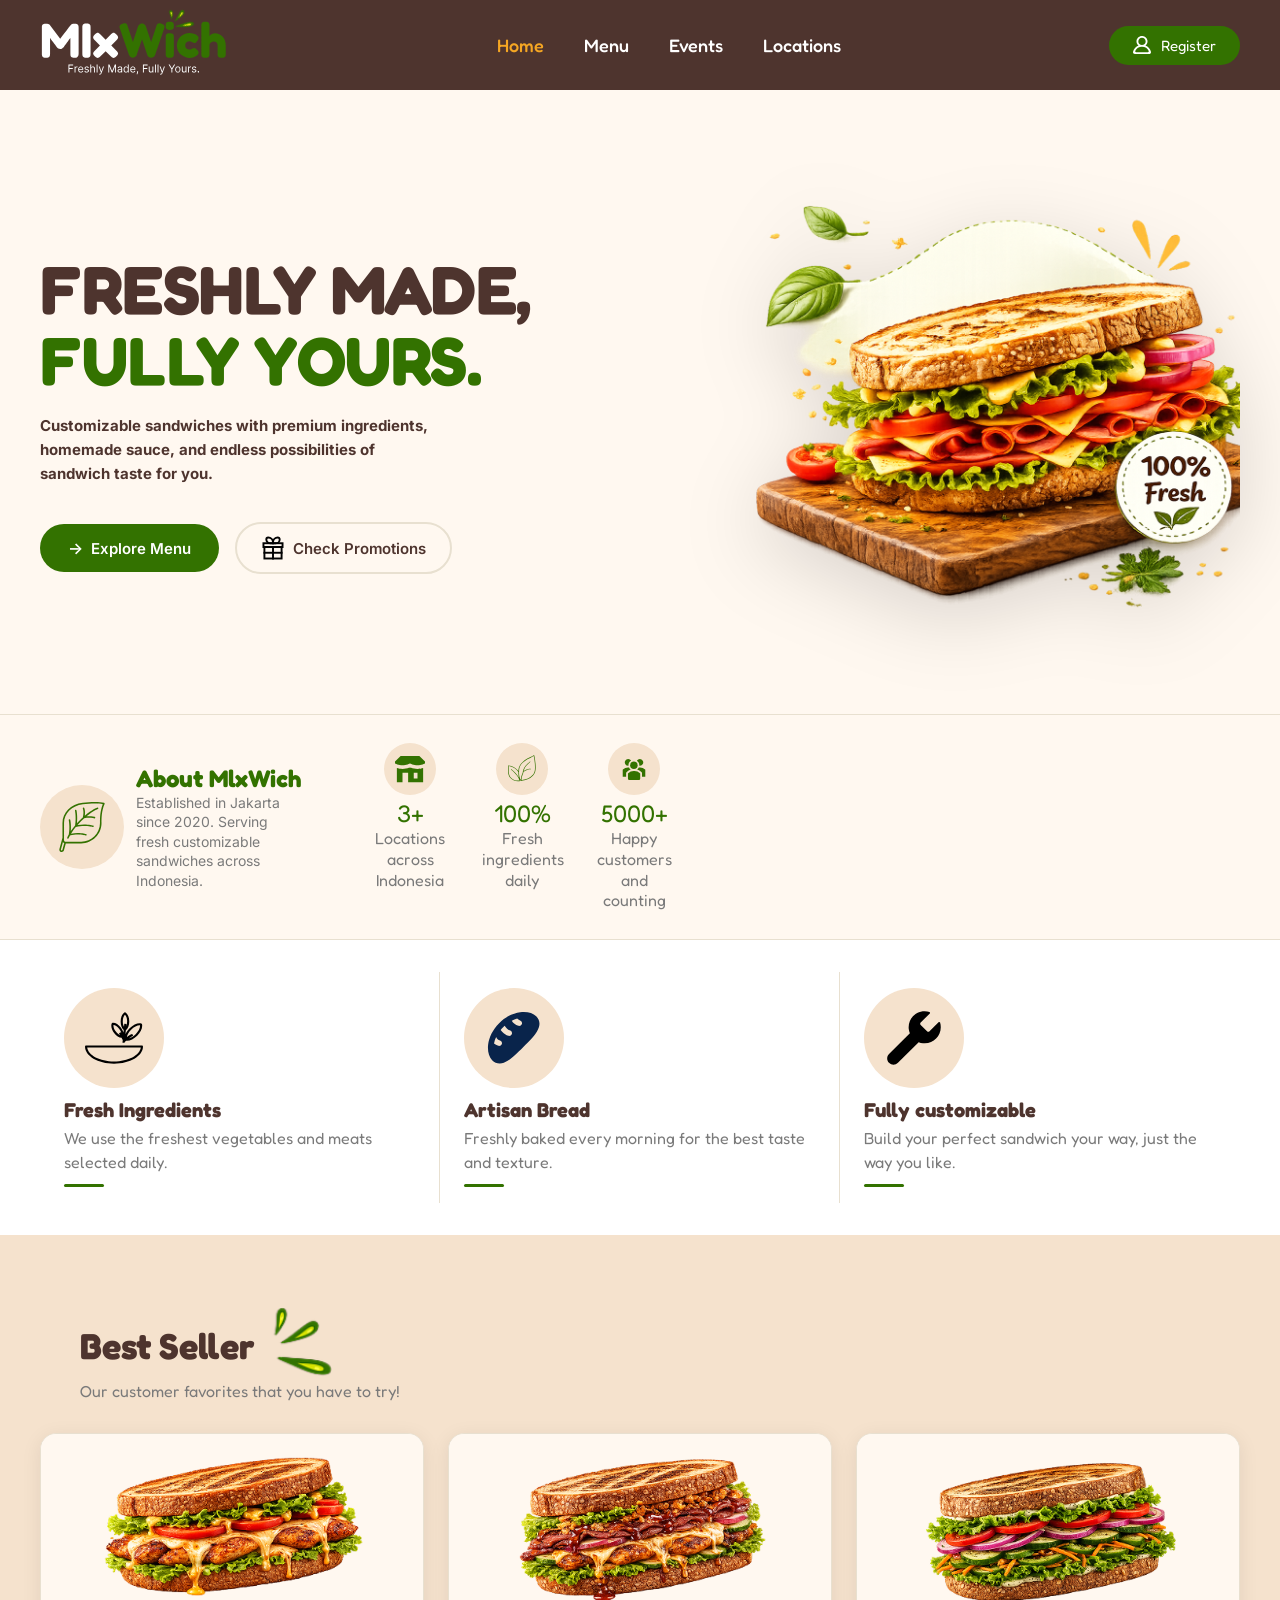
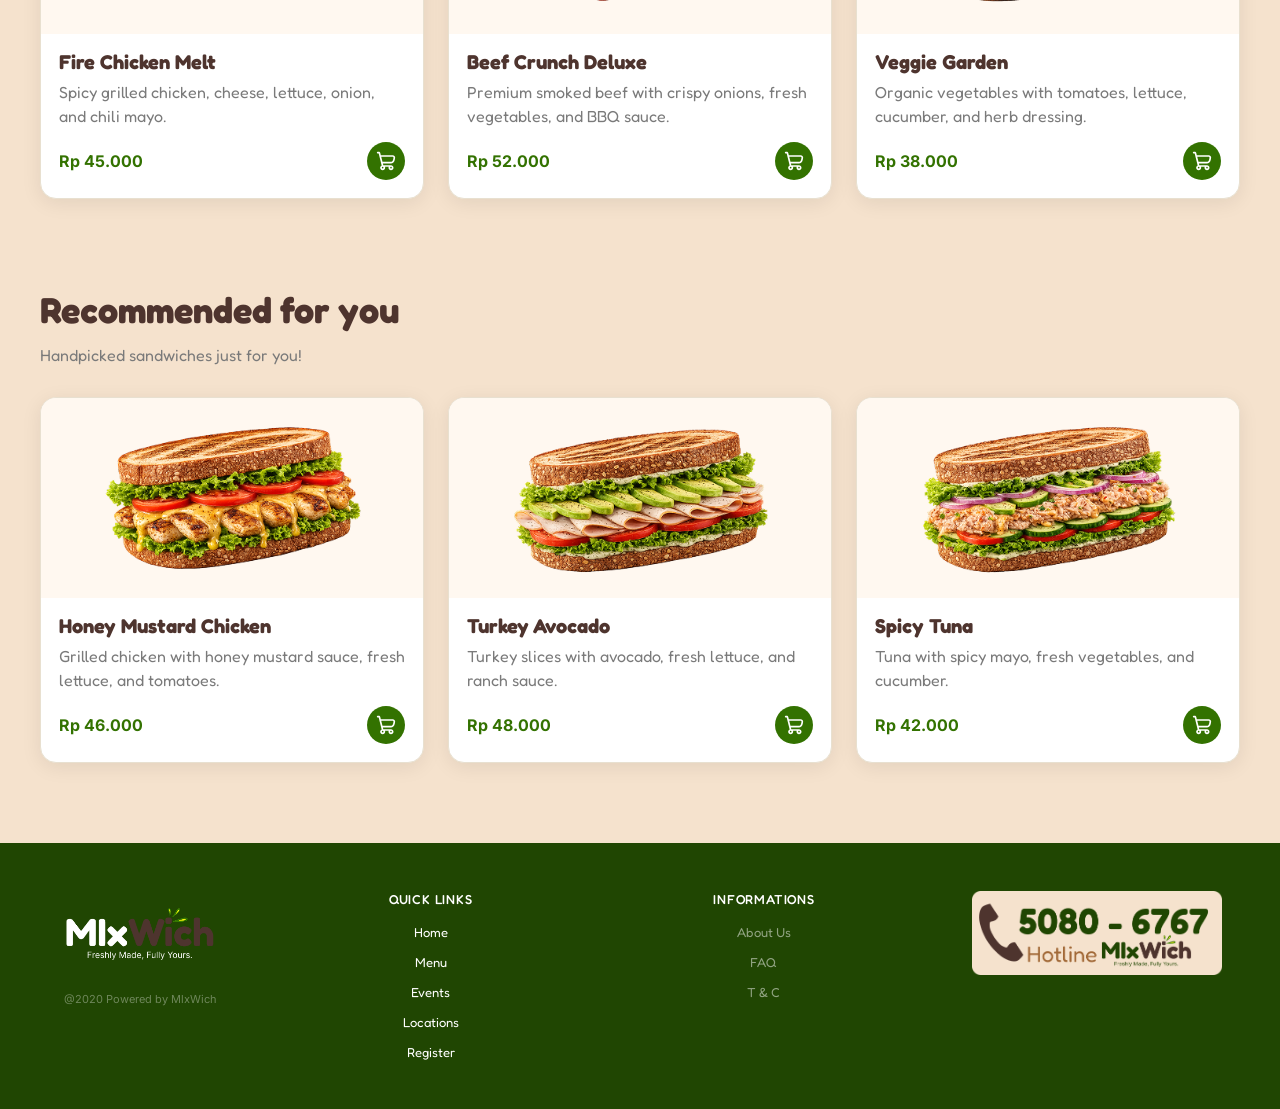
<file: index.html>
<!doctype html>
<html lang="en">
  <head>
    <meta charset="UTF-8" />
    <meta name="viewport" content="width=device-width, initial-scale=1.0" />
    <title>MlxWich — Freshly Made, Fully Yours</title>
    <link rel="preconnect" href="https://fonts.googleapis.com" />
    <link rel="preconnect" href="https://fonts.gstatic.com" crossorigin />
    <link
      href="https://fonts.googleapis.com/css2?family=Fredoka+One&family=Fredoka:wght@300;400;500;600;700&family=Inter:wght@300;400;500;600;700&display=swap"
      rel="stylesheet"
    />
    <link rel="stylesheet" href="style.css" />
  </head>
  <body>
    <!-- HEADER SECTION INI -->
    <nav class="navbar" role="navigation" aria-label="Main navigation">
      <div class="navbar__inner">
        <a href="index.html" class="navbar__logo" aria-label="MlxWich Home">
          <img
            src="./Icon Product/LogoUtama.svg"
            alt="Logo Utama"
            class="navbar__logo-img"
          />
        </a>

        <ul class="navbar__links">
          <li><a href="index.html">Home</a></li>
          <li><a href="menu.html">Menu</a></li>
          <li><a href="events.html">Events</a></li>
          <li><a href="locations.html">Locations</a></li>
        </ul>

        <div class="navbar__actions">
          <a href="register.html" class="navbar__register-btn">
            <span class="register-icon"></span>
            Register
          </a>
        </div>
      </div>
    </nav>

    <!-- ============================================================
       HERO SECTION
       ============================================================ -->
    <section class="hero" aria-label="Hero">
      <div class="hero__inner">
        <!-- Left: Copy -->
        <div class="hero__content">
          <h1 class="hero__heading">
            FRESHLY MADE,<br />
            <span class="highlight">FULLY YOURS.</span>
          </h1>

          <p class="hero__subtext">
            Customizable sandwiches with premium ingredients, homemade sauce,
            and endless possibilities of sandwich taste for you.
          </p>

          <div class="hero__cta-group">
            <a href="menu.html" class="btn-primary btn-explore">
              <span class="btn-arrow">→</span>
              Explore Menu
            </a>

            <a href="#promotions" class="btn-secondary">
              <img
                src="./Icon Product/present-box-svgrepo-com.svg"
                alt="gift box"
                class="btn-icon-gift"
              />
              Check Promotions
            </a>
          </div>
        </div>

        <div class="hero__image-wrap">
          <img
            src="./Food Product/Main Product.png"
            alt="MlxWich signature sandwich — freshly made with premium ingredients"
            class="hero__sandwich-img"
          />
        </div>
      </div>

      <!-- Info Strip -->
      <div class="hero__info-strip">
        <div class="hero__info-strip-inner">
          <!-- About block -->
          <div class="info-about">
            <div class="info-icon-wrap">
              <img
                src="./Icon Product/leafaboutus 1.svg"
                alt="daon"
                class="info-icon-leaf"
              />
            </div>
            <span>
              <strong class="info-about__label">About MlxWich</strong>
              <span class="info-about__desc">
                Established in Jakarta since 2020. Serving fresh customizable
                sandwiches across Indonesia.
              </span>
            </span>
          </div>

          <!-- Stats -->
          <div class="info-stats">
            <div class="info-stat-item">
              <div class="stat-icon-wrap">
                <span class="stat-icon icon-shop"></span>
              </div>
              <span class="stat-value">3+</span>
              <span class="stat-label">Locations across Indonesia</span>
            </div>

            <div class="info-stat-item">
              <div class="stat-icon-wrap">
                <span class="stat-icon icon-leaves"></span>
              </div>
              <span class="stat-value">100%</span>
              <span class="stat-label">Fresh ingredients daily</span>
            </div>

            <div class="info-stat-item">
              <div class="stat-icon-wrap">
                <span class="stat-icon icon-users"></span>
              </div>
              <span class="stat-value">5000+</span>
              <span class="stat-label">Happy customers and counting</span>
            </div>
          </div>
        </div>
      </div>
    </section>
    <!-- /.hero -->

    <!-- ─── Feature Strip ─────────────────────────────────────── -->
    <div class="hero__features">
      <div class="hero__features-inner">
        <div class="feature-item">
          <div class="feature-icon-wrap">
            <img
              src="./Icon Product/vegetables-svgrepo-com.svg"
              alt="mangkok sayur"
              class="feature-icon-placeholder"
            />
          </div>
          <p class="feature-title">Fresh Ingredients</p>
          <p class="feature-desc">
            We use the freshest vegetables and meats selected daily.
          </p>
          <span class="feature-divider"></span>
        </div>

        <div class="feature-item">
          <div class="feature-icon-wrap">
            <img
              src="./Icon Product/bread-svgrepo-com.svg"
              alt="roti"
              id="rotimen"
            />
          </div>
          <p class="feature-title">Artisan Bread</p>
          <p class="feature-desc">
            Freshly baked every morning for the best taste and texture.
          </p>
          <span class="feature-divider"></span>
        </div>

        <div class="feature-item">
          <div class="feature-icon-wrap">
            <img
              src="./Icon Product/custom-apps-svgrepo-com.svg"
              alt="obeng"
              class="feature-icon-placeholder"
            />
          </div>
          <p class="feature-title">Fully customizable</p>
          <p class="feature-desc">
            Build your perfect sandwich your way, just the way you like.
          </p>
          <span class="feature-divider"></span>
        </div>
      </div>
    </div>

    <!-- ============================================================
       BEST SELLER SECTION
       ============================================================ -->
    <section class="bestseller" aria-labelledby="bestseller-title">
      <div class="bestseller__inner">
        <div class="bestseller__inner">
          <div class="section-header">
            <h2 class="section-title" id="bestseller-title">
              Best Seller
              <img
                src="./Icon Product/air_muncrat.png"
                alt="Icon air muncrat"
                class="section-leaf"
              />
            </h2>
            <p class="section-subtitle">
              Our customer favorites that you have to try!
            </p>
          </div>
        </div>

        <div class="cards-grid">
          <article class="product-card">
            <div class="product-card__img-wrap">
              <img
                src="./Food Product/Fire Chicken Melt.png"
                alt="Fire Chicken Melt sandwich"
                class="product-card__img"
              />
            </div>
            <div class="product-card__body">
              <h3 class="product-card__name">Fire Chicken Melt</h3>
              <p class="product-card__desc">
                Spicy grilled chicken, cheese, lettuce, onion, and chili mayo.
              </p>
              <div class="product-card__footer">
                <span class="product-card__price">Rp 45.000</span>
                <button
                  class="btn-cart"
                  aria-label="Add Fire Chicken Melt to cart"
                >
                  <span class="cart-icon"></span>
                </button>
              </div>
            </div>
          </article>

          <!-- Card 2: Beef Crunch Deluxe -->
          <article class="product-card">
            <div class="product-card__img-wrap">
              <img
                src="./Food Product/Beef Crunch Deluxe.png"
                alt="Beef Crunch Deluxe sandwich"
                class="product-card__img"
              />
            </div>
            <div class="product-card__body">
              <h3 class="product-card__name">Beef Crunch Deluxe</h3>
              <p class="product-card__desc">
                Premium smoked beef with crispy onions, fresh vegetables, and
                BBQ sauce.
              </p>
              <div class="product-card__footer">
                <span class="product-card__price">Rp 52.000</span>
                <button
                  class="btn-cart"
                  aria-label="Add Beef Crunch Deluxe to cart"
                >
                  <span class="cart-icon"></span>
                </button>
              </div>
            </div>
          </article>

          <!-- Card 3: Veggie Garden -->
          <article class="product-card">
            <div class="product-card__img-wrap">
              <img
                src="Food Product/Veggie Garden.png"
                alt="Veggie Garden sandwich"
                class="product-card__img"
              />
            </div>
            <div class="product-card__body">
              <h3 class="product-card__name">Veggie Garden</h3>
              <p class="product-card__desc">
                Organic vegetables with tomatoes, lettuce, cucumber, and herb
                dressing.
              </p>
              <div class="product-card__footer">
                <span class="product-card__price">Rp 38.000</span>
                <button class="btn-cart" aria-label="Add Veggie Garden to cart">
                  <span class="cart-icon"></span>
                </button>
              </div>
            </div>
          </article>
        </div>
      </div>
    </section>

    <!-- ============================================================
       RECOMMENDED FOR YOU SECTION
       ============================================================ -->
    <section class="recommended" aria-labelledby="recommended-title">
      <div class="recommended__inner">
        <div class="section-header">
          <h2 class="section-title" id="recommended-title">
            Recommended for you
            <!--
            ICON PLACEHOLDER:
            Replace .section-leaf with your small decorative leaf SVG.
          -->
            <span class="section-leaf" aria-hidden="true"></span>
          </h2>
          <p class="section-subtitle">Handpicked sandwiches just for you!</p>
        </div>

        <div class="cards-grid">
          <!-- Card 4: Honey Mustard Chicken -->
          <article class="product-card">
            <div class="product-card__img-wrap">
              <img
                src="Food Product/Honey Mustard Chicken.png"
                alt="Honey Mustard Chicken sandwich"
                class="product-card__img"
              />
            </div>
            <div class="product-card__body">
              <h3 class="product-card__name">Honey Mustard Chicken</h3>
              <p class="product-card__desc">
                Grilled chicken with honey mustard sauce, fresh lettuce, and
                tomatoes.
              </p>
              <div class="product-card__footer">
                <span class="product-card__price">Rp 46.000</span>
                <button
                  class="btn-cart"
                  aria-label="Add Honey Mustard Chicken to cart"
                >
                  <span class="cart-icon"></span>
                </button>
              </div>
            </div>
          </article>

          <!-- Card 5: Turkey Avocado -->
          <article class="product-card">
            <div class="product-card__img-wrap">
              <img
                src="./Food Product/Turkey Avocado.png"
                alt="Turkey Avocado sandwich"
                class="product-card__img"
              />
            </div>
            <div class="product-card__body">
              <h3 class="product-card__name">Turkey Avocado</h3>
              <p class="product-card__desc">
                Turkey slices with avocado, fresh lettuce, and ranch sauce.
              </p>
              <div class="product-card__footer">
                <span class="product-card__price">Rp 48.000</span>
                <button
                  class="btn-cart"
                  aria-label="Add Turkey Avocado to cart"
                >
                  <span class="cart-icon"></span>
                </button>
              </div>
            </div>
          </article>

          <!-- Card 6: Spicy Tuna -->
          <article class="product-card">
            <div class="product-card__img-wrap">
              <img
                src="./Food Product/Spicy Tuna.png"
                alt="Spicy Tuna sandwich"
                class="product-card__img"
              />
            </div>
            <div class="product-card__body">
              <h3 class="product-card__name">Spicy Tuna</h3>
              <p class="product-card__desc">
                Tuna with spicy mayo, fresh vegetables, and cucumber.
              </p>
              <div class="product-card__footer">
                <span class="product-card__price">Rp 42.000</span>
                <button class="btn-cart" aria-label="Add Spicy Tuna to cart">
                  <span class="cart-icon"></span>
                </button>
              </div>
            </div>
          </article>
        </div>
        <!-- /.cards-grid -->
      </div>
    </section>
    <!-- /.recommended -->

    <!-- ============================================================
    FOOTER
    ============================================================ -->
    <footer class="footer" role="contentinfo">
      <div class="footer__inner">
        <div class="footer__brand">
          <a href="index.html">
            <img
              src="./Icon Product/LogoFooter.png"
              alt="MlxWich Logo"
              class="footer__logo-img"
            />
          </a>
          <p class="footer__copy">@2020 Powered by MlxWich</p>
        </div>

        <div class="footer__col">
          <p class="footer__col-title">QUICK LINKS</p>
          <ul>
            <li><a href="index.html">Home</a></li>
            <li><a href="menu.html">Menu</a></li>
            <li><a href="events.html">Events</a></li>
            <li><a href="locations.html">Locations</a></li>
            <li><a href="register.html">Register</a></li>
          </ul>
        </div>

        <div class="footer__col">
          <p class="footer__col-title">INFORMATIONS</p>
          <ul>
            <li><span class="footer-disabled-link">About Us</span></li>
            <li><span class="footer-disabled-link">FAQ</span></li>
            <li><span class="footer-disabled-link">T &amp; C</span></li>
          </ul>
        </div>

        <div class="footer__hotline-wrap">
          <img
            src="./Icon Product/HotLine.png"
            alt="Hotline"
            class="footer__hotline-img"
          />
        </div>
      </div>
    </footer>

    <script src="./main.js"></script>
  </body>
</html>
</file>
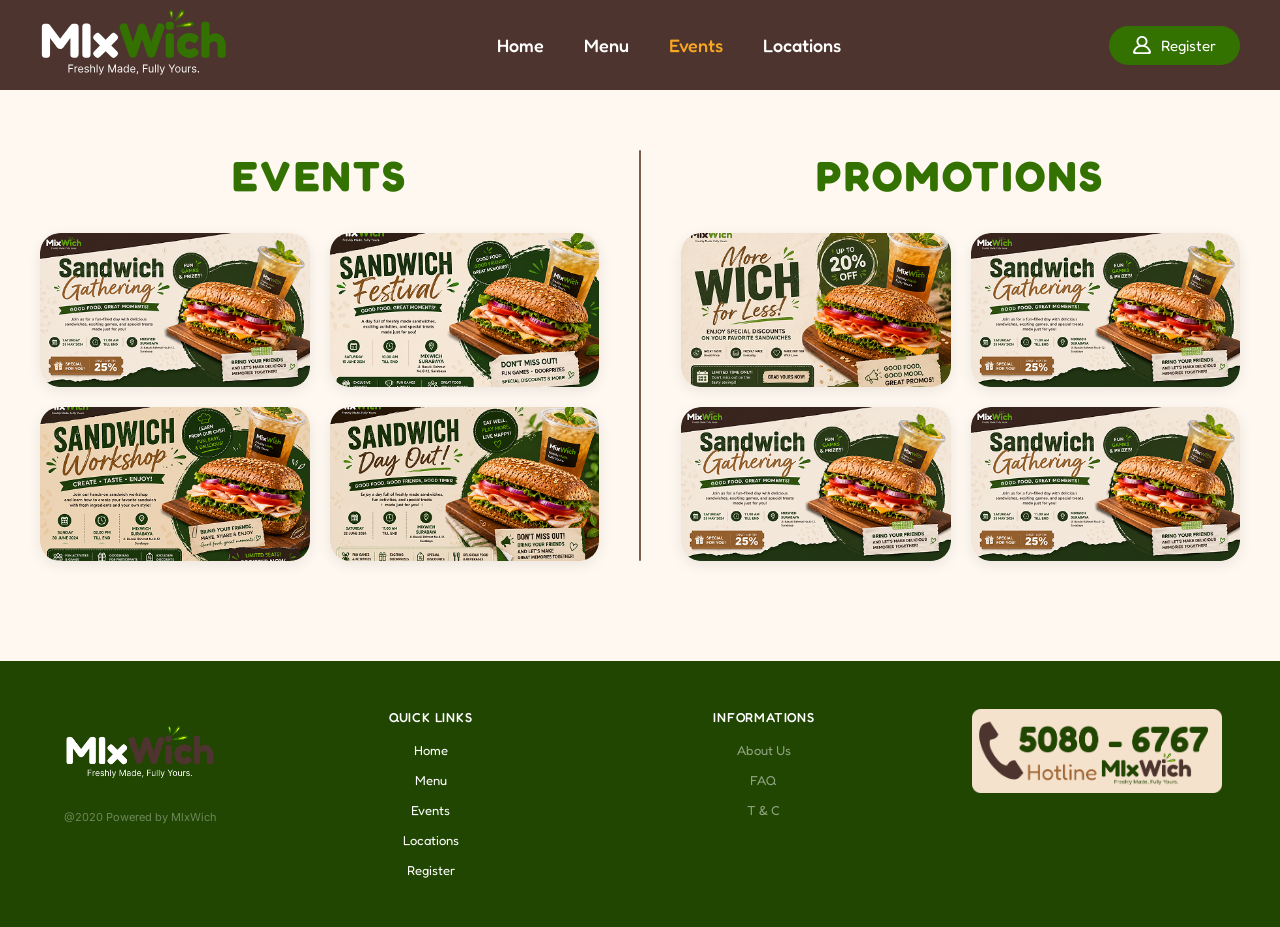
<file: events.html>
<!doctype html>
<html lang="en">
  <head>
    <meta charset="UTF-8" />
    <meta name="viewport" content="width=device-width, initial-scale=1.0" />
    <title>MlxWich — Freshly Made, Fully Yours</title>
    <link rel="preconnect" href="https://fonts.googleapis.com" />
    <link rel="preconnect" href="https://fonts.gstatic.com" crossorigin />
    <link
      href="https://fonts.googleapis.com/css2?family=Fredoka+One&family=Fredoka:wght@300;400;500;600;700&family=Inter:wght@300;400;500;600;700&display=swap"
      rel="stylesheet"
    />
    <link rel="stylesheet" href="style.css" />
  </head>
  <body>
    <!-- HEADER SECTION INI -->
    <nav class="navbar" role="navigation" aria-label="Main navigation">
      <div class="navbar__inner">
        <a href="index.html" class="navbar__logo" aria-label="MlxWich Home">
          <img
            src="./Icon Product/LogoUtama.svg"
            alt="Logo Utama"
            class="navbar__logo-img"
          />
        </a>

        <ul class="navbar__links">
          <li><a href="index.html">Home</a></li>
          <li><a href="menu.html">Menu</a></li>
          <li><a href="events.html">Events</a></li>
          <li><a href="locations.html">Locations</a></li>
        </ul>

        <div class="navbar__actions">
          <a href="register.html" class="navbar__register-btn">
            <span class="register-icon"></span>
            Register
          </a>
        </div>
      </div>
    </nav>

    <main class="ep-page-wrapper">
      <div class="ep-container">
        <div class="ep-layout">
          <div class="ep-column">
            <h2 class="ep-heading">EVENTS</h2>
            <div class="ep-grid">
              <img
                src="./Event section/image 25.jpg"
                alt="Sandwich Gathering Event"
                class="ep-img"
              />
              <img
                src="./Event section/image 26.jpg"
                alt="Sandwich Festival Event"
                class="ep-img"
              />
              <img
                src="./Event section/image 27.jpg"
                alt="Sandwich Workshop Event"
                class="ep-img"
              />
              <img
                src="./Event section/image 28.png"
                alt="Sandwich Day Out Event"
                class="ep-img"
              />
            </div>
          </div>

          <div class="ep-divider"></div>

          <div class="ep-column">
            <h2 class="ep-heading">PROMOTIONS</h2>
            <div class="ep-grid">
              <img
                src="./Event section/image 29.jpg"
                alt="More Wich for Less Promo"
                class="ep-img"
              />
              <img
                src="./Event section/image 30.jpg"
                alt="Promo Sandwich Gathering 1"
                class="ep-img"
              />
              <img
                src="./Event section/image 31.jpg"
                alt="Promo Sandwich Gathering 2"
                class="ep-img"
              />
              <img
                src="./Event section/image 32.jpg"
                alt="Promo Sandwich Gathering 3"
                class="ep-img"
              />
            </div>
          </div>
        </div>
      </div>
    </main>
    <!-- ============================================================
    FOOTER
    ============================================================ -->
    <footer class="footer" role="contentinfo">
      <div class="footer__inner">
        <div class="footer__brand">
          <a href="index.html">
            <img
              src="./Icon Product/LogoFooter.png"
              alt="MlxWich Logo"
              class="footer__logo-img"
            />
          </a>
          <p class="footer__copy">@2020 Powered by MlxWich</p>
        </div>

        <div class="footer__col">
          <p class="footer__col-title">QUICK LINKS</p>
          <ul>
            <li><a href="index.html">Home</a></li>
            <li><a href="menu.html">Menu</a></li>
            <li><a href="events.html">Events</a></li>
            <li><a href="locations.html">Locations</a></li>
            <li><a href="register.html">Register</a></li>
          </ul>
        </div>

        <div class="footer__col">
          <p class="footer__col-title">INFORMATIONS</p>
          <ul>
            <li><span class="footer-disabled-link">About Us</span></li>
            <li><span class="footer-disabled-link">FAQ</span></li>
            <li><span class="footer-disabled-link">T &amp; C</span></li>
          </ul>
        </div>

        <div class="footer__hotline-wrap">
          <img
            src="./Icon Product/HotLine.png"
            alt="Hotline"
            class="footer__hotline-img"
          />
        </div>
      </div>
    </footer>

    <script src="./main.js"></script>
  </body>
</html>
</file>
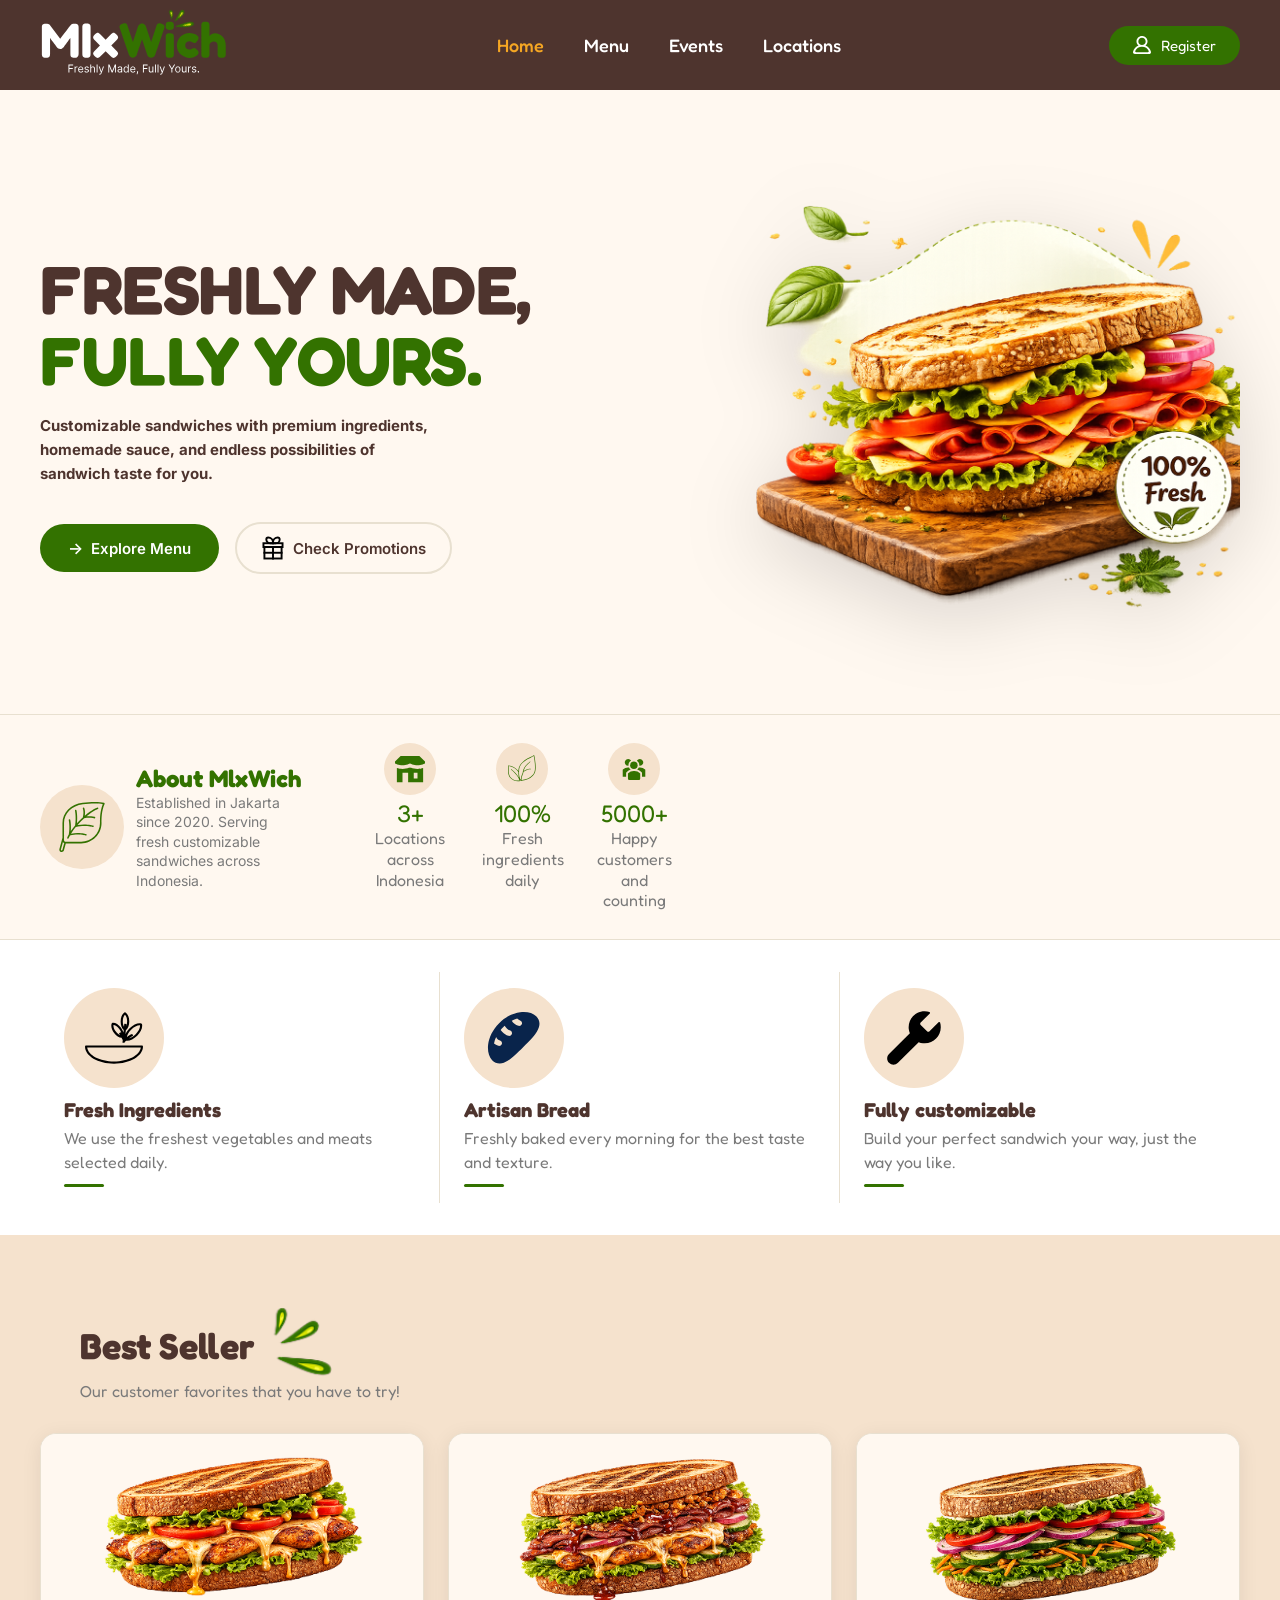
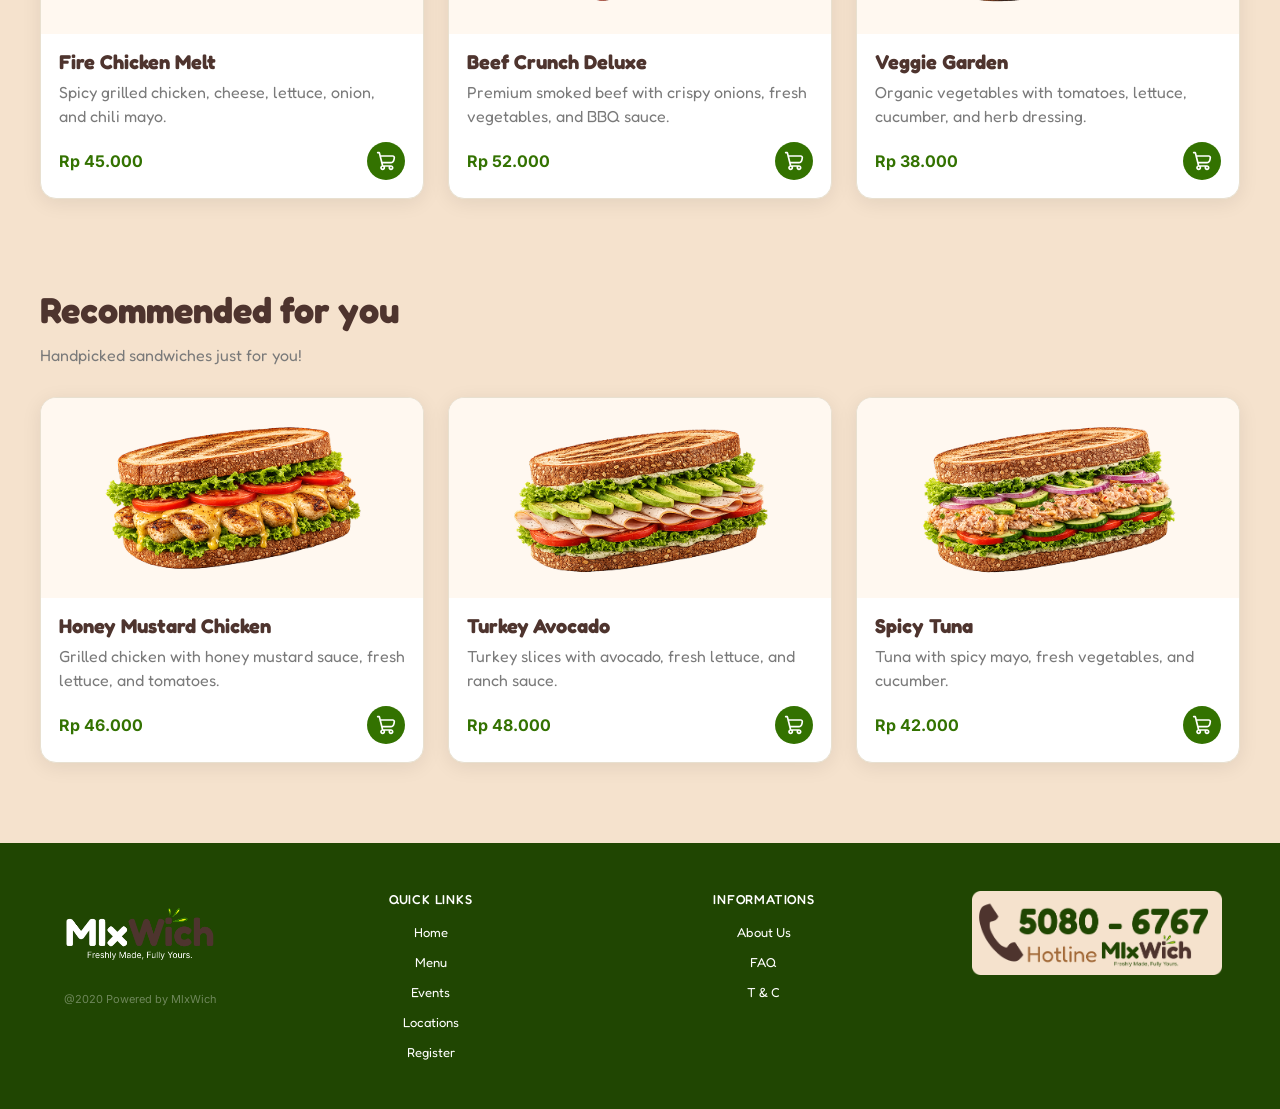
<file: homepage.html>
<!doctype html>
<html lang="en">
  <head>
    <meta charset="UTF-8" />
    <meta name="viewport" content="width=device-width, initial-scale=1.0" />
    <title>MlxWich — Freshly Made, Fully Yours</title>
    <link rel="preconnect" href="https://fonts.googleapis.com" />
    <link rel="preconnect" href="https://fonts.gstatic.com" crossorigin />
    <link
      href="https://fonts.googleapis.com/css2?family=Fredoka+One&family=Fredoka:wght@300;400;500;600;700&family=Inter:wght@300;400;500;600;700&display=swap"
      rel="stylesheet"
    />
    <link rel="stylesheet" href="style.css" />
  </head>
  <body>
    <!-- HEADER SECTION INI -->
    <nav class="navbar" role="navigation" aria-label="Main navigation">
      <div class="navbar__inner">
        <a href="homepage.html" class="navbar__logo" aria-label="MlxWich Home">
          <img
            src="./Icon Product/LogoUtama.svg"
            alt="Logo Utama"
            class="navbar__logo-img"
          />
        </a>

        <ul class="navbar__links">
          <li><a href="homepage.html">Home</a></li>
          <li><a href="menu.html">Menu</a></li>
          <li><a href="events.html">Events</a></li>
          <li><a href="locations.html">Locations</a></li>
        </ul>

        <div class="navbar__actions">
          <a href="register.html" class="navbar__register-btn">
            <span class="register-icon"></span>
            Register
          </a>
        </div>
      </div>
    </nav>

    <!-- ============================================================
       HERO SECTION
       ============================================================ -->
    <section class="hero" aria-label="Hero">
      <div class="hero__inner">
        <!-- Left: Copy -->
        <div class="hero__content">
          <h1 class="hero__heading">
            FRESHLY MADE,<br />
            <span class="highlight">FULLY YOURS.</span>
          </h1>

          <p class="hero__subtext">
            Customizable sandwiches with premium ingredients, homemade sauce,
            and endless possibilities of sandwich taste for you.
          </p>

          <div class="hero__cta-group">
            <a href="menu.html" class="btn-primary btn-explore">
              <span class="btn-arrow">→</span>
              Explore Menu
            </a>

            <a href="#promotions" class="btn-secondary">
              <img
                src="./Icon Product/present-box-svgrepo-com.svg"
                alt="gift box"
                class="btn-icon-gift"
              />
              Check Promotions
            </a>
          </div>
        </div>

        <div class="hero__image-wrap">
          <img
            src="./Food Product/Main Product.png"
            alt="MlxWich signature sandwich — freshly made with premium ingredients"
            class="hero__sandwich-img"
          />
        </div>
      </div>

      <!-- Info Strip -->
      <div class="hero__info-strip">
        <div class="hero__info-strip-inner">
          <!-- About block -->
          <div class="info-about">
            <div class="info-icon-wrap">
              <img
                src="./Icon Product/leafaboutus 1.svg"
                alt="daon"
                class="info-icon-leaf"
              />
            </div>
            <span>
              <strong class="info-about__label">About MlxWich</strong>
              <span class="info-about__desc">
                Established in Jakarta since 2020. Serving fresh customizable
                sandwiches across Indonesia.
              </span>
            </span>
          </div>

          <!-- Stats -->
          <div class="info-stats">
            <div class="info-stat-item">
              <div class="stat-icon-wrap">
                <span class="stat-icon icon-shop"></span>
              </div>
              <span class="stat-value">3+</span>
              <span class="stat-label">Locations across Indonesia</span>
            </div>

            <div class="info-stat-item">
              <div class="stat-icon-wrap">
                <span class="stat-icon icon-leaves"></span>
              </div>
              <span class="stat-value">100%</span>
              <span class="stat-label">Fresh ingredients daily</span>
            </div>

            <div class="info-stat-item">
              <div class="stat-icon-wrap">
                <span class="stat-icon icon-users"></span>
              </div>
              <span class="stat-value">5000+</span>
              <span class="stat-label">Happy customers and counting</span>
            </div>
          </div>
        </div>
      </div>
    </section>
    <!-- /.hero -->

    <!-- ─── Feature Strip ─────────────────────────────────────── -->
    <div class="hero__features">
      <div class="hero__features-inner">
        <div class="feature-item">
          <div class="feature-icon-wrap">
            <img
              src="./Icon Product/vegetables-svgrepo-com.svg"
              alt="mangkok sayur"
              class="feature-icon-placeholder"
            />
          </div>
          <p class="feature-title">Fresh Ingredients</p>
          <p class="feature-desc">
            We use the freshest vegetables and meats selected daily.
          </p>
          <span class="feature-divider"></span>
        </div>

        <div class="feature-item">
          <div class="feature-icon-wrap">
            <img
              src="./Icon Product/bread-svgrepo-com.svg"
              alt="roti"
              id="rotimen"
            />
          </div>
          <p class="feature-title">Artisan Bread</p>
          <p class="feature-desc">
            Freshly baked every morning for the best taste and texture.
          </p>
          <span class="feature-divider"></span>
        </div>

        <div class="feature-item">
          <div class="feature-icon-wrap">
            <img
              src="./Icon Product/custom-apps-svgrepo-com.svg"
              alt="obeng"
              class="feature-icon-placeholder"
            />
          </div>
          <p class="feature-title">Fully customizable</p>
          <p class="feature-desc">
            Build your perfect sandwich your way, just the way you like.
          </p>
          <span class="feature-divider"></span>
        </div>
      </div>
    </div>

    <!-- ============================================================
       BEST SELLER SECTION
       ============================================================ -->
    <section class="bestseller" aria-labelledby="bestseller-title">
      <div class="bestseller__inner">
        <div class="bestseller__inner">
          <div class="section-header">
            <h2 class="section-title" id="bestseller-title">
              Best Seller
              <img
                src="./Icon Product/air_muncrat.png"
                alt="Icon air muncrat"
                class="section-leaf"
              />
            </h2>
            <p class="section-subtitle">
              Our customer favorites that you have to try!
            </p>
          </div>
        </div>

        <div class="cards-grid">
          <article class="product-card">
            <div class="product-card__img-wrap">
              <img
                src="./Food Product/Fire Chicken Melt.png"
                alt="Fire Chicken Melt sandwich"
                class="product-card__img"
              />
            </div>
            <div class="product-card__body">
              <h3 class="product-card__name">Fire Chicken Melt</h3>
              <p class="product-card__desc">
                Spicy grilled chicken, cheese, lettuce, onion, and chili mayo.
              </p>
              <div class="product-card__footer">
                <span class="product-card__price">Rp 45.000</span>
                <button
                  class="btn-cart"
                  aria-label="Add Fire Chicken Melt to cart"
                >
                  <span class="cart-icon"></span>
                </button>
              </div>
            </div>
          </article>

          <!-- Card 2: Beef Crunch Deluxe -->
          <article class="product-card">
            <div class="product-card__img-wrap">
              <img
                src="./Food Product/Beef Crunch Deluxe.png"
                alt="Beef Crunch Deluxe sandwich"
                class="product-card__img"
              />
            </div>
            <div class="product-card__body">
              <h3 class="product-card__name">Beef Crunch Deluxe</h3>
              <p class="product-card__desc">
                Premium smoked beef with crispy onions, fresh vegetables, and
                BBQ sauce.
              </p>
              <div class="product-card__footer">
                <span class="product-card__price">Rp 52.000</span>
                <button
                  class="btn-cart"
                  aria-label="Add Beef Crunch Deluxe to cart"
                >
                  <span class="cart-icon"></span>
                </button>
              </div>
            </div>
          </article>

          <!-- Card 3: Veggie Garden -->
          <article class="product-card">
            <div class="product-card__img-wrap">
              <img
                src="Food Product/Veggie Garden.png"
                alt="Veggie Garden sandwich"
                class="product-card__img"
              />
            </div>
            <div class="product-card__body">
              <h3 class="product-card__name">Veggie Garden</h3>
              <p class="product-card__desc">
                Organic vegetables with tomatoes, lettuce, cucumber, and herb
                dressing.
              </p>
              <div class="product-card__footer">
                <span class="product-card__price">Rp 38.000</span>
                <button class="btn-cart" aria-label="Add Veggie Garden to cart">
                  <span class="cart-icon"></span>
                </button>
              </div>
            </div>
          </article>
        </div>
      </div>
    </section>

    <!-- ============================================================
       RECOMMENDED FOR YOU SECTION
       ============================================================ -->
    <section class="recommended" aria-labelledby="recommended-title">
      <div class="recommended__inner">
        <div class="section-header">
          <h2 class="section-title" id="recommended-title">
            Recommended for you
            <!--
            ICON PLACEHOLDER:
            Replace .section-leaf with your small decorative leaf SVG.
          -->
            <span class="section-leaf" aria-hidden="true"></span>
          </h2>
          <p class="section-subtitle">Handpicked sandwiches just for you!</p>
        </div>

        <div class="cards-grid">
          <!-- Card 4: Honey Mustard Chicken -->
          <article class="product-card">
            <div class="product-card__img-wrap">
              <img
                src="Food Product/Honey Mustard Chicken.png"
                alt="Honey Mustard Chicken sandwich"
                class="product-card__img"
              />
            </div>
            <div class="product-card__body">
              <h3 class="product-card__name">Honey Mustard Chicken</h3>
              <p class="product-card__desc">
                Grilled chicken with honey mustard sauce, fresh lettuce, and
                tomatoes.
              </p>
              <div class="product-card__footer">
                <span class="product-card__price">Rp 46.000</span>
                <button
                  class="btn-cart"
                  aria-label="Add Honey Mustard Chicken to cart"
                >
                  <span class="cart-icon"></span>
                </button>
              </div>
            </div>
          </article>

          <!-- Card 5: Turkey Avocado -->
          <article class="product-card">
            <div class="product-card__img-wrap">
              <img
                src="./Food Product/Turkey Avocado.png"
                alt="Turkey Avocado sandwich"
                class="product-card__img"
              />
            </div>
            <div class="product-card__body">
              <h3 class="product-card__name">Turkey Avocado</h3>
              <p class="product-card__desc">
                Turkey slices with avocado, fresh lettuce, and ranch sauce.
              </p>
              <div class="product-card__footer">
                <span class="product-card__price">Rp 48.000</span>
                <button
                  class="btn-cart"
                  aria-label="Add Turkey Avocado to cart"
                >
                  <span class="cart-icon"></span>
                </button>
              </div>
            </div>
          </article>

          <!-- Card 6: Spicy Tuna -->
          <article class="product-card">
            <div class="product-card__img-wrap">
              <img
                src="./Food Product/Spicy Tuna.png"
                alt="Spicy Tuna sandwich"
                class="product-card__img"
              />
            </div>
            <div class="product-card__body">
              <h3 class="product-card__name">Spicy Tuna</h3>
              <p class="product-card__desc">
                Tuna with spicy mayo, fresh vegetables, and cucumber.
              </p>
              <div class="product-card__footer">
                <span class="product-card__price">Rp 42.000</span>
                <button class="btn-cart" aria-label="Add Spicy Tuna to cart">
                  <span class="cart-icon"></span>
                </button>
              </div>
            </div>
          </article>
        </div>
        <!-- /.cards-grid -->
      </div>
    </section>
    <!-- /.recommended -->

    <!-- ============================================================
    FOOTER
    ============================================================ -->
    <footer class="footer" role="contentinfo">
      <div class="footer__inner">
        <div class="footer__brand">
          <a href="homepage.html">
            <img
              src="./Icon Product/LogoFooter.png"
              alt="MlxWich Logo"
              class="footer__logo-img"
            />
          </a>
          <p class="footer__copy">@2020 Powered by MlxWich</p>
        </div>

        <div class="footer__col">
          <p class="footer__col-title">QUICK LINKS</p>
          <ul>
            <li><a href="homepage.html">Home</a></li>
            <li><a href="menu.html">Menu</a></li>
            <li><a href="events.html">Events</a></li>
            <li><a href="locations.html">Locations</a></li>
            <li><a href="register.html">Register</a></li>
          </ul>
        </div>

        <div class="footer__col">
          <p class="footer__col-title">INFORMATIONS</p>
          <ul>
            <li><a href="about.html">About Us</a></li>
            <li><a href="faq.html">FAQ</a></li>
            <li><a href="terms.html">T &amp; C</a></li>
          </ul>
        </div>

        <div class="footer__hotline-wrap">
          <img
            src="./Icon Product/HotLine.png"
            alt="Hotline"
            class="footer__hotline-img"
          />
        </div>
      </div>
    </footer>

    <script src="./main.js"></script>
  </body>
</html>
</file>
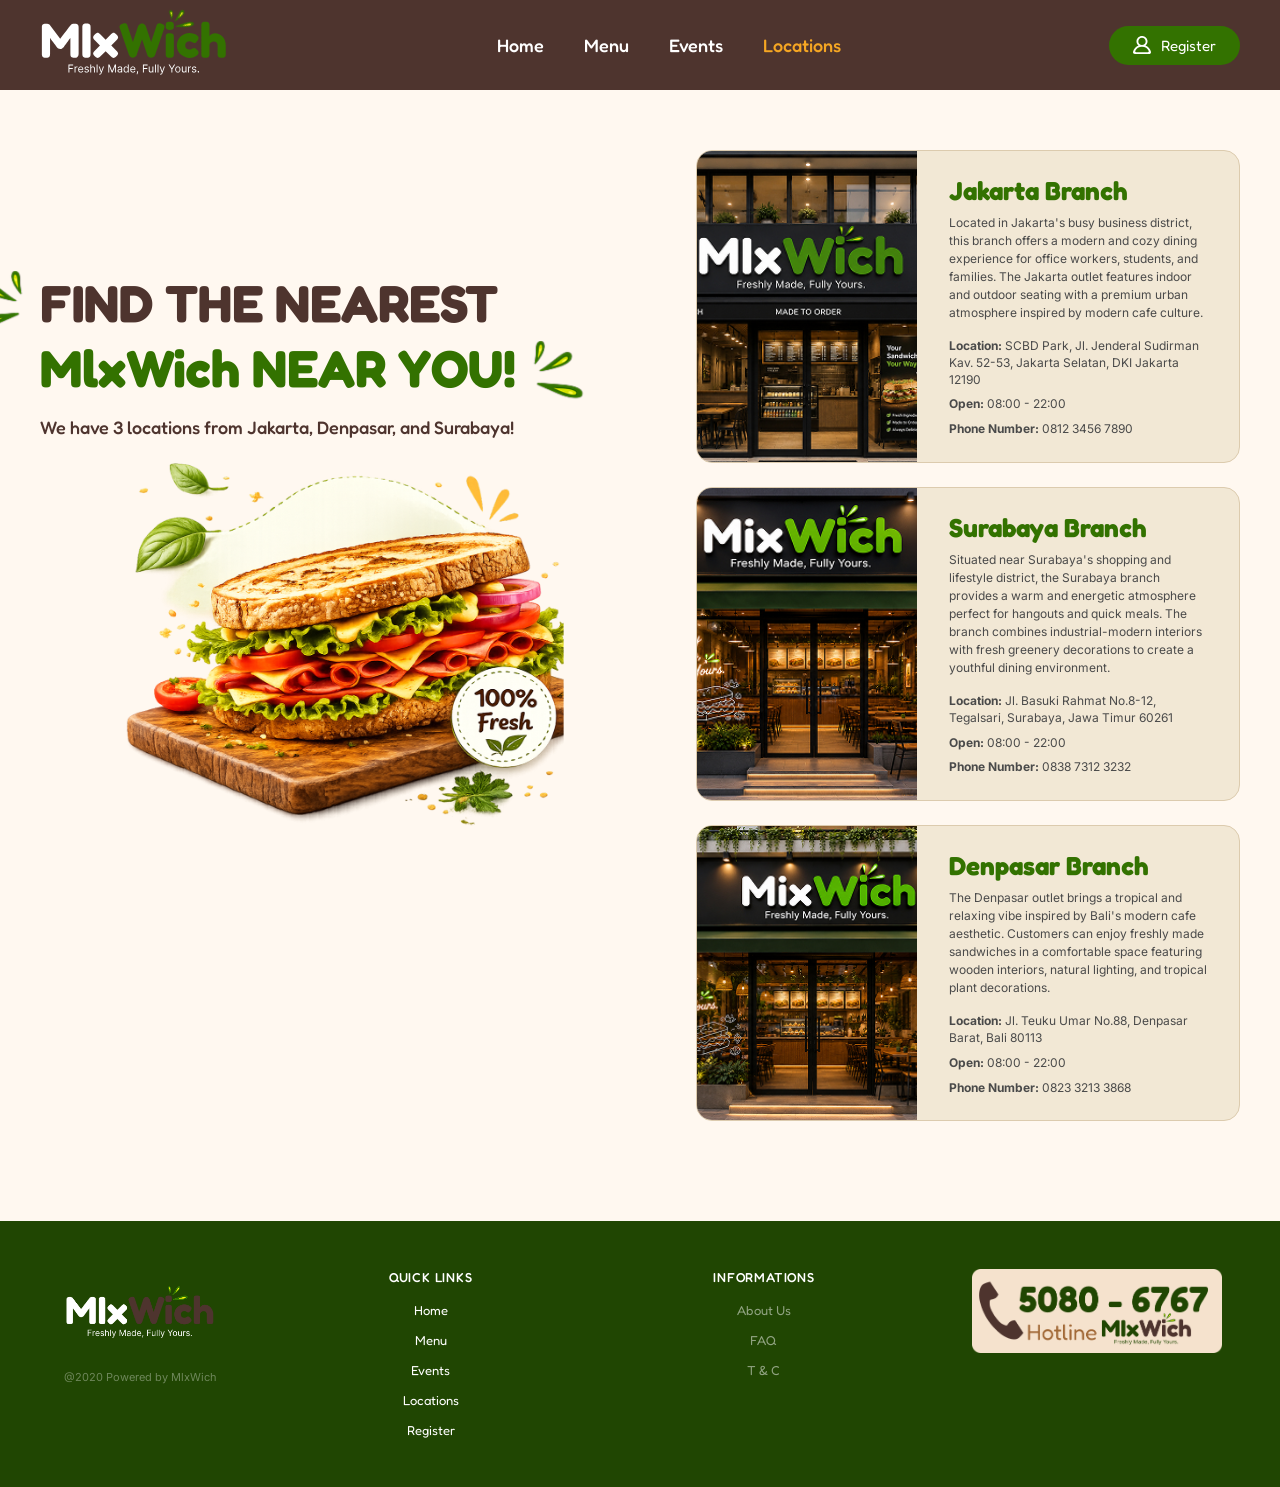
<file: locations.html>
<!doctype html>
<html lang="en">
  <head>
    <meta charset="UTF-8" />
    <meta name="viewport" content="width=device-width, initial-scale=1.0" />
    <title>MlxWich — Freshly Made, Fully Yours</title>
    <link rel="preconnect" href="https://fonts.googleapis.com" />
    <link rel="preconnect" href="https://fonts.gstatic.com" crossorigin />
    <link
      href="https://fonts.googleapis.com/css2?family=Fredoka+One&family=Fredoka:wght@300;400;500;600;700&family=Inter:wght@300;400;500;600;700&display=swap"
      rel="stylesheet"
    />
    <link rel="stylesheet" href="style.css" />
  </head>
  <body>
    <!-- HEADER SECTION INI -->
    <nav class="navbar" role="navigation" aria-label="Main navigation">
      <div class="navbar__inner">
        <a href="index.html" class="navbar__logo" aria-label="MlxWich Home">
          <img
            src="./Icon Product/LogoUtama.svg"
            alt="Logo Utama"
            class="navbar__logo-img"
          />
        </a>

        <ul class="navbar__links">
          <li><a href="index.html">Home</a></li>
          <li><a href="menu.html">Menu</a></li>
          <li><a href="events.html">Events</a></li>
          <li><a href="locations.html">Locations</a></li>
        </ul>

        <div class="navbar__actions">
          <a href="register.html" class="navbar__register-btn">
            <span class="register-icon"></span>
            Register
          </a>
        </div>
      </div>
    </nav>

    <main class="locations-page-wrapper">
      <div class="container locations-container">
        <div class="locations-left">
          <h1 class="locations-title">
            <span class="title-dark">
              <img
                src="./Icon Product/air_muncrat.png"
                alt=""
                class="splash-icon left-splash"
              />
              FIND THE NEAREST
            </span>
            <br />
            <span class="title-green">
              MlxWich NEAR YOU!
              <img
                src="./Icon Product/air_muncrat.png"
                alt=""
                class="splash-icon right-splash"
              />
            </span>
          </h1>

          <p class="locations-subtitle">
            We have 3 locations from Jakarta, Denpasar, and Surabaya!
          </p>

          <div class="locations-main-img-wrap">
            <img
              src="./Food Product/Main Product.png"
              alt="MlxWich Fresh Sandwich"
              class="locations-main-img"
            />
          </div>
        </div>

        <div class="locations-right">
          <article class="loc-card">
            <img
              src="./Locations section/location1.jpg"
              alt="Jakarta Branch"
              class="loc-card-img"
            />
            <div class="loc-card-body">
              <h3 class="loc-card-title">Jakarta Branch</h3>
              <p class="loc-card-desc">
                Located in Jakarta's busy business district, this branch offers
                a modern and cozy dining experience for office workers,
                students, and families. The Jakarta outlet features indoor and
                outdoor seating with a premium urban atmosphere inspired by
                modern cafe culture.
              </p>
              <div class="loc-card-details">
                <p>
                  <strong>Location:</strong> SCBD Park, Jl. Jenderal Sudirman
                  Kav. 52-53, Jakarta Selatan, DKI Jakarta 12190
                </p>
                <p><strong>Open:</strong> 08:00 - 22:00</p>
                <p><strong>Phone Number:</strong> 0812 3456 7890</p>
              </div>
            </div>
          </article>

          <article class="loc-card">
            <img
              src="./Locations section/location2.jpg"
              alt="Surabaya Branch"
              class="loc-card-img"
            />
            <div class="loc-card-body">
              <h3 class="loc-card-title">Surabaya Branch</h3>
              <p class="loc-card-desc">
                Situated near Surabaya's shopping and lifestyle district, the
                Surabaya branch provides a warm and energetic atmosphere perfect
                for hangouts and quick meals. The branch combines
                industrial-modern interiors with fresh greenery decorations to
                create a youthful dining environment.
              </p>
              <div class="loc-card-details">
                <p>
                  <strong>Location:</strong> Jl. Basuki Rahmat No.8-12,
                  Tegalsari, Surabaya, Jawa Timur 60261
                </p>
                <p><strong>Open:</strong> 08:00 - 22:00</p>
                <p><strong>Phone Number:</strong> 0838 7312 3232</p>
              </div>
            </div>
          </article>

          <article class="loc-card">
            <img
              src="./Locations section/location3.jpg"
              alt="Denpasar Branch"
              class="loc-card-img"
            />
            <div class="loc-card-body">
              <h3 class="loc-card-title">Denpasar Branch</h3>
              <p class="loc-card-desc">
                The Denpasar outlet brings a tropical and relaxing vibe inspired
                by Bali's modern cafe aesthetic. Customers can enjoy freshly
                made sandwiches in a comfortable space featuring wooden
                interiors, natural lighting, and tropical plant decorations.
              </p>
              <div class="loc-card-details">
                <p>
                  <strong>Location:</strong> Jl. Teuku Umar No.88, Denpasar
                  Barat, Bali 80113
                </p>
                <p><strong>Open:</strong> 08:00 - 22:00</p>
                <p><strong>Phone Number:</strong> 0823 3213 3868</p>
              </div>
            </div>
          </article>
        </div>
      </div>
    </main>

    <!-- ============================================================
    FOOTER
    ============================================================ -->
    <footer class="footer" role="contentinfo">
      <div class="footer__inner">
        <div class="footer__brand">
          <a href="index.html">
            <img
              src="./Icon Product/LogoFooter.png"
              alt="MlxWich Logo"
              class="footer__logo-img"
            />
          </a>
          <p class="footer__copy">@2020 Powered by MlxWich</p>
        </div>

        <div class="footer__col">
          <p class="footer__col-title">QUICK LINKS</p>
          <ul>
            <li><a href="index.html">Home</a></li>
            <li><a href="menu.html">Menu</a></li>
            <li><a href="events.html">Events</a></li>
            <li><a href="locations.html">Locations</a></li>
            <li><a href="register.html">Register</a></li>
          </ul>
        </div>

        <div class="footer__col">
          <p class="footer__col-title">INFORMATIONS</p>
          <ul>
            <li><span class="footer-disabled-link">About Us</span></li>
            <li><span class="footer-disabled-link">FAQ</span></li>
            <li><span class="footer-disabled-link">T &amp; C</span></li>
          </ul>
        </div>

        <div class="footer__hotline-wrap">
          <img
            src="./Icon Product/HotLine.png"
            alt="Hotline"
            class="footer__hotline-img"
          />
        </div>
      </div>
    </footer>
    <script src="./main.js"></script>
  </body>
</html>
</file>
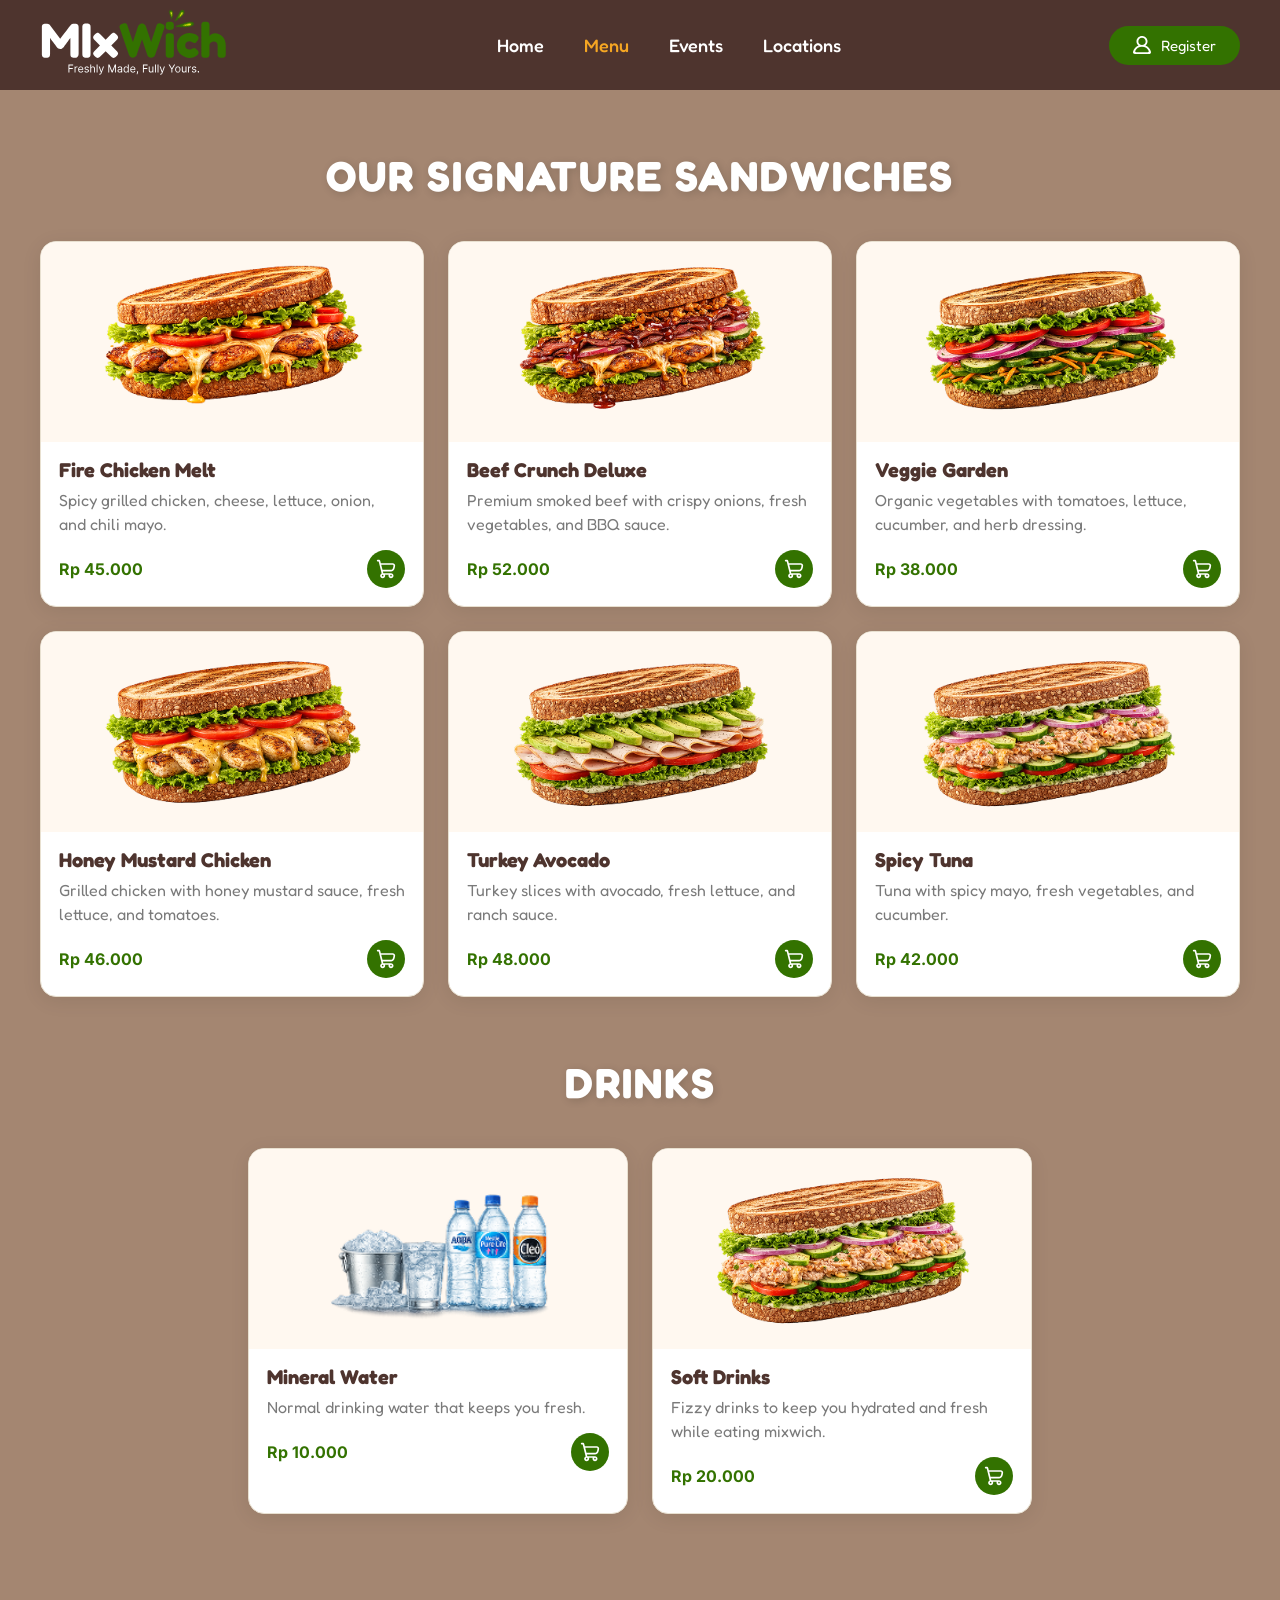
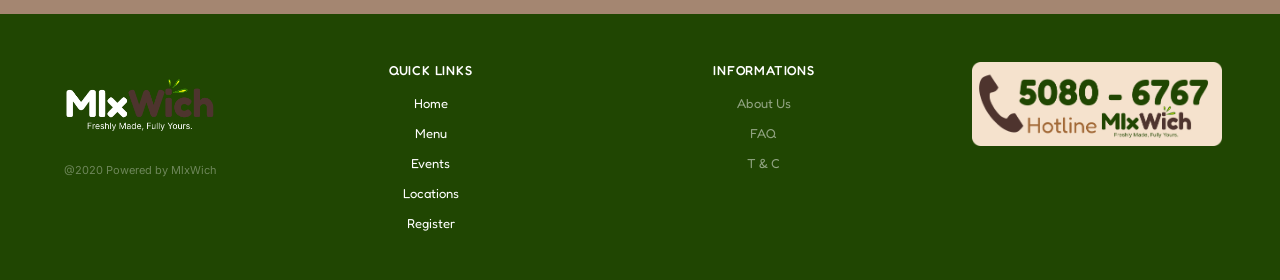
<file: menu.html>
<!doctype html>
<html lang="en">
  <head>
    <meta charset="UTF-8" />
    <meta name="viewport" content="width=device-width, initial-scale=1.0" />
    <title>MlxWich — Freshly Made, Fully Yours</title>
    <link rel="preconnect" href="https://fonts.googleapis.com" />
    <link rel="preconnect" href="https://fonts.gstatic.com" crossorigin />
    <link
      href="https://fonts.googleapis.com/css2?family=Fredoka+One&family=Fredoka:wght@300;400;500;600;700&family=Inter:wght@300;400;500;600;700&display=swap"
      rel="stylesheet"
    />
    <link rel="stylesheet" href="style.css" />
  </head>
  <body>
    <!-- HEADER SECTION INI -->
    <nav class="navbar" role="navigation" aria-label="Main navigation">
      <div class="navbar__inner">
        <a href="index.html" class="navbar__logo" aria-label="MlxWich Home">
          <img
            src="./Icon Product/LogoUtama.svg"
            alt="Logo Utama"
            class="navbar__logo-img"
          />
        </a>

        <ul class="navbar__links">
          <li><a href="index.html">Home</a></li>
          <li><a href="menu.html">Menu</a></li>
          <li><a href="events.html">Events</a></li>
          <li><a href="locations.html">Locations</a></li>
        </ul>

        <div class="navbar__actions">
          <a href="register.html" class="navbar__register-btn">
            <span class="register-icon"></span>
            Register
          </a>
        </div>
      </div>
    </nav>

    <main class="menu-page-wrapper">
      <div class="menu-container">
        <h2 class="menu-page-title">OUR SIGNATURE SANDWICHES</h2>

        <div class="menu-cards-grid">
          <article class="product-card">
            <div class="product-card__img-wrap">
              <img
                src="./Food Product/Fire Chicken Melt.png"
                alt="Fire Chicken Melt"
                class="product-card__img"
              />
            </div>
            <div class="product-card__body">
              <h3 class="product-card__name">Fire Chicken Melt</h3>
              <p class="product-card__desc">
                Spicy grilled chicken, cheese, lettuce, onion, and chili mayo.
              </p>
              <div class="product-card__footer">
                <span class="product-card__price">Rp 45.000</span>
                <button class="btn-cart" aria-label="Add to cart">
                  <span class="cart-icon"></span>
                </button>
              </div>
            </div>
          </article>

          <article class="product-card">
            <div class="product-card__img-wrap">
              <img
                src="./Food Product/Beef Crunch Deluxe.png"
                alt="Beef Crunch Deluxe"
                class="product-card__img"
              />
            </div>
            <div class="product-card__body">
              <h3 class="product-card__name">Beef Crunch Deluxe</h3>
              <p class="product-card__desc">
                Premium smoked beef with crispy onions, fresh vegetables, and
                BBQ sauce.
              </p>
              <div class="product-card__footer">
                <span class="product-card__price">Rp 52.000</span>
                <button class="btn-cart" aria-label="Add to cart">
                  <span class="cart-icon"></span>
                </button>
              </div>
            </div>
          </article>

          <article class="product-card">
            <div class="product-card__img-wrap">
              <img
                src="Food Product/Veggie Garden.png"
                alt="Veggie Garden"
                class="product-card__img"
              />
            </div>
            <div class="product-card__body">
              <h3 class="product-card__name">Veggie Garden</h3>
              <p class="product-card__desc">
                Organic vegetables with tomatoes, lettuce, cucumber, and herb
                dressing.
              </p>
              <div class="product-card__footer">
                <span class="product-card__price">Rp 38.000</span>
                <button class="btn-cart" aria-label="Add to cart">
                  <span class="cart-icon"></span>
                </button>
              </div>
            </div>
          </article>

          <article class="product-card">
            <div class="product-card__img-wrap">
              <img
                src="Food Product/Honey Mustard Chicken.png"
                alt="Honey Mustard Chicken"
                class="product-card__img"
              />
            </div>
            <div class="product-card__body">
              <h3 class="product-card__name">Honey Mustard Chicken</h3>
              <p class="product-card__desc">
                Grilled chicken with honey mustard sauce, fresh lettuce, and
                tomatoes.
              </p>
              <div class="product-card__footer">
                <span class="product-card__price">Rp 46.000</span>
                <button class="btn-cart" aria-label="Add to cart">
                  <span class="cart-icon"></span>
                </button>
              </div>
            </div>
          </article>

          <article class="product-card">
            <div class="product-card__img-wrap">
              <img
                src="./Food Product/Turkey Avocado.png"
                alt="Turkey Avocado"
                class="product-card__img"
              />
            </div>
            <div class="product-card__body">
              <h3 class="product-card__name">Turkey Avocado</h3>
              <p class="product-card__desc">
                Turkey slices with avocado, fresh lettuce, and ranch sauce.
              </p>
              <div class="product-card__footer">
                <span class="product-card__price">Rp 48.000</span>
                <button class="btn-cart" aria-label="Add to cart">
                  <span class="cart-icon"></span>
                </button>
              </div>
            </div>
          </article>

          <article class="product-card">
            <div class="product-card__img-wrap">
              <img
                src="./Food Product/Spicy Tuna.png"
                alt="Spicy Tuna"
                class="product-card__img"
              />
            </div>
            <div class="product-card__body">
              <h3 class="product-card__name">Spicy Tuna</h3>
              <p class="product-card__desc">
                Tuna with spicy mayo, fresh vegetables, and cucumber.
              </p>
              <div class="product-card__footer">
                <span class="product-card__price">Rp 42.000</span>
                <button class="btn-cart" aria-label="Add to cart">
                  <span class="cart-icon"></span>
                </button>
              </div>
            </div>
          </article>
        </div>

        <h2 class="menu-page-title">DRINKS</h2>

        <div class="menu-cards-grid drinks-grid">
          <article class="product-card">
            <div class="product-card__img-wrap">
              <img
                src="./Food Product/Mineral Water.png"
                alt="Mineral Water"
                class="product-card__img"
              />
            </div>
            <div class="product-card__body">
              <h3 class="product-card__name">Mineral Water</h3>
              <p class="product-card__desc">
                Normal drinking water that keeps you fresh.
              </p>
              <div class="product-card__footer">
                <span class="product-card__price">Rp 10.000</span>
                <button class="btn-cart" aria-label="Add to cart">
                  <span class="cart-icon"></span>
                </button>
              </div>
            </div>
          </article>

          <article class="product-card">
            <div class="product-card__img-wrap">
              <img
                src="./Food Product/Spicy Tuna.png"
                alt="Spicy Tuna"
                class="product-card__img"
              />
            </div>
            <div class="product-card__body">
              <h3 class="product-card__name">Soft Drinks</h3>
              <p class="product-card__desc">
                Fizzy drinks to keep you hydrated and fresh while eating
                mixwich.
              </p>
              <div class="product-card__footer">
                <span class="product-card__price">Rp 20.000</span>
                <button class="btn-cart" aria-label="Add to cart">
                  <span class="cart-icon"></span>
                </button>
              </div>
            </div>
          </article>
        </div>
      </div>
    </main>
    <!-- ============================================================
    FOOTER
    ============================================================ -->
    <footer class="footer" role="contentinfo">
      <div class="footer__inner">
        <div class="footer__brand">
          <a href="index.html">
            <img
              src="./Icon Product/LogoFooter.png"
              alt="MlxWich Logo"
              class="footer__logo-img"
            />
          </a>
          <p class="footer__copy">@2020 Powered by MlxWich</p>
        </div>

        <div class="footer__col">
          <p class="footer__col-title">QUICK LINKS</p>
          <ul>
            <li><a href="index.html">Home</a></li>
            <li><a href="menu.html">Menu</a></li>
            <li><a href="events.html">Events</a></li>
            <li><a href="locations.html">Locations</a></li>
            <li><a href="register.html">Register</a></li>
          </ul>
        </div>

        <div class="footer__col">
          <p class="footer__col-title">INFORMATIONS</p>
          <ul>
            <li><span class="footer-disabled-link">About Us</span></li>
            <li><span class="footer-disabled-link">FAQ</span></li>
            <li><span class="footer-disabled-link">T &amp; C</span></li>
          </ul>
        </div>

        <div class="footer__hotline-wrap">
          <img
            src="./Icon Product/HotLine.png"
            alt="Hotline"
            class="footer__hotline-img"
          />
        </div>
      </div>
    </footer>

    <script src="./main.js"></script>
  </body>
</html>
</file>
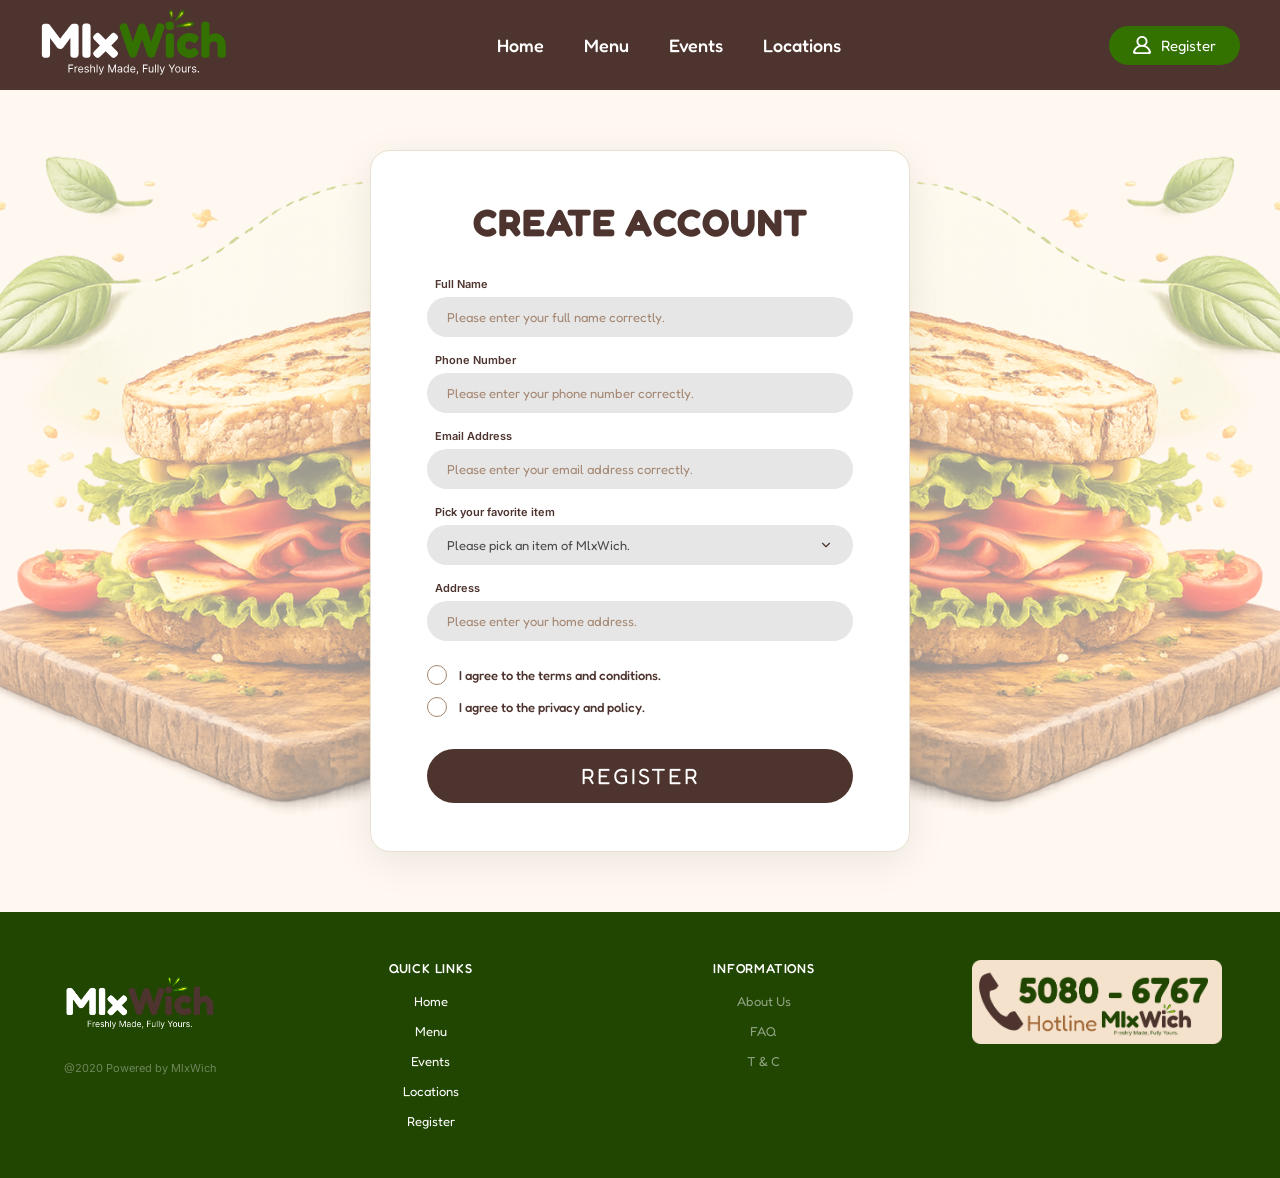
<file: register.html>
<!doctype html>
<html lang="en">
  <head>
    <meta charset="UTF-8" />
    <meta name="viewport" content="width=device-width, initial-scale=1.0" />
    <title>MlxWich — Freshly Made, Fully Yours</title>
    <link rel="preconnect" href="https://fonts.googleapis.com" />
    <link rel="preconnect" href="https://fonts.gstatic.com" crossorigin />
    <link
      href="https://fonts.googleapis.com/css2?family=Fredoka+One&family=Fredoka:wght@300;400;500;600;700&family=Inter:wght@300;400;500;600;700&display=swap"
      rel="stylesheet"
    />
    <link rel="stylesheet" href="style.css" />
  </head>
  <body>
    <!-- HEADER SECTION INI -->
    <nav class="navbar" role="navigation" aria-label="Main navigation">
      <div class="navbar__inner">
        <a href="index.html" class="navbar__logo" aria-label="MlxWich Home">
          <img
            src="./Icon Product/LogoUtama.svg"
            alt="Logo Utama"
            class="navbar__logo-img"
          />
        </a>

        <ul class="navbar__links">
          <li><a href="index.html">Home</a></li>
          <li><a href="menu.html">Menu</a></li>
          <li><a href="events.html">Events</a></li>
          <li><a href="locations.html">Locations</a></li>
        </ul>

        <div class="navbar__actions">
          <a href="register.html" class="navbar__register-btn">
            <span class="register-icon"></span>
            Register
          </a>
        </div>
      </div>
    </nav>
    <main class="register-wrapper">
      <img
        src="./Food Product/Main Product.png"
        alt=""
        class="reg-deco reg-deco-left"
        aria-hidden="true"
      />
      <img
        src="./Food Product/Main Product.png"
        alt=""
        class="reg-deco reg-deco-right"
        aria-hidden="true"
      />

      <div class="register-container">
        <h2 class="register-title">CREATE ACCOUNT</h2>

        <form
          id="registration-form"
          onsubmit="
            event.preventDefault();
            validateData();
          "
        >
          <div class="form-group">
            <label for="fullname" class="form-label">Full Name</label>
            <input
              type="text"
              id="fullname"
              class="form-input"
              placeholder="Please enter your full name correctly."
            />
          </div>

          <div class="form-group">
            <label for="phone" class="form-label">Phone Number</label>
            <input
              type="text"
              id="phone"
              class="form-input"
              placeholder="Please enter your phone number correctly."
            />
          </div>

          <div class="form-group">
            <label for="email" class="form-label">Email Address</label>
            <input
              type="text"
              id="email"
              class="form-input"
              placeholder="Please enter your email address correctly."
            />
          </div>

          <div class="form-group">
            <label for="favorite-item" class="form-label"
              >Pick your favorite item</label
            >
            <select id="favorite-item" class="form-input form-select">
              <option value="" disabled selected>
                Please pick an item of MlxWich.
              </option>
              <option value="Fire Chicken Melt">Fire Chicken Melt</option>
              <option value="Honey Mustard Chicken">
                Honey Mustard Chicken
              </option>
              <option value="Beef Crunch Deluxe">Beef Crunch Deluxe</option>
              <option value="Turkey Avocado">Turkey Avocado</option>
              <option value="Veggie Garden">Veggie Garden</option>
              <option value="Spicy Tuna">Spicy Tuna</option>
              <option value="Soft Drinks">Soft Drinks</option>
              <option value="Mineral Water">Mineral Water</option>
            </select>
          </div>

          <div class="form-group">
            <label for="address" class="form-label">Address</label>
            <input
              type="text"
              id="address"
              class="form-input"
              placeholder="Please enter your home address."
            />
          </div>

          <div class="form-group checkbox-group-wrapper">
            <label class="checkbox-container">
              <input type="checkbox" id="terms" class="custom-checkbox-input" />
              <span class="custom-checkbox"></span>
              <span class="checkbox-text"
                >I agree to the terms and conditions.</span
              >
            </label>

            <label class="checkbox-container">
              <input
                type="checkbox"
                id="privacy"
                class="custom-checkbox-input"
              />
              <span class="custom-checkbox"></span>
              <span class="checkbox-text"
                >I agree to the privacy and policy.</span
              >
            </label>
          </div>

          <button type="submit" class="btn-submit-register">REGISTER</button>
        </form>
      </div>
    </main>
    <!-- ============================================================
    FOOTER
    ============================================================ -->
    <footer class="footer" role="contentinfo">
      <div class="footer__inner">
        <div class="footer__brand">
          <a href="index.html">
            <img
              src="./Icon Product/LogoFooter.png"
              alt="MlxWich Logo"
              class="footer__logo-img"
            />
          </a>
          <p class="footer__copy">@2020 Powered by MlxWich</p>
        </div>

        <div class="footer__col">
          <p class="footer__col-title">QUICK LINKS</p>
          <ul>
            <li><a href="index.html">Home</a></li>
            <li><a href="menu.html">Menu</a></li>
            <li><a href="events.html">Events</a></li>
            <li><a href="locations.html">Locations</a></li>
            <li><a href="register.html">Register</a></li>
          </ul>
        </div>

        <div class="footer__col">
          <p class="footer__col-title">INFORMATIONS</p>
          <ul>
            <li><span class="footer-disabled-link">About Us</span></li>
            <li><span class="footer-disabled-link">FAQ</span></li>
            <li><span class="footer-disabled-link">T &amp; C</span></li>
          </ul>
        </div>

        <div class="footer__hotline-wrap">
          <img
            src="./Icon Product/HotLine.png"
            alt="Hotline"
            class="footer__hotline-img"
          />
        </div>
      </div>
    </footer>
    <script src="./main.js"></script>
    <script src="./validationForm.js"></script>
  </body>
</html>
</file>
<file: style.css>
@import url("https://fonts.googleapis.com/css2?family=Fredoka+One&family=Inter:wght@300;400;500;600;700&display=swap");

:root {
  /* Brand Colors */
  --color-primary: #337200;
  --color-primary-dark: #2b5e33;
  --color-primary-light: #4caf50;
  --color-accent-yellow: #f5a623;
  --color-accent-green: #6bbf59;

  /* Neutral / Background */
  --color-bg-dark: #4e342e;
  --color-bg-hero: #fff8f0;
  --color-bg-section: #f5e2cd;
  --color-bg-card: #ffffff;
  --color-bg-footer: #204602;

  /* Text */
  --color-text-heading: #4e342e;
  --color-text-body: #4a4a4a;
  --color-text-muted: #7a7a7a;
  --color-text-white: #ffffff;
  --color-text-price: #337200;

  /* Card & UI */
  --color-card-border: #e8e0d0;
  --color-btn-cart: #337200;

  /* Typography */
  --font-heading: "Fredoka One", cursive;
  --font-subheading: "Fredoka", sans-serif;
  --font-body: "Inter", sans-serif;

  /* Spacing */
  --nav-height: 90px;
  --section-padding: 80px 0;
  --container-max: 1300px;
  --container-px: 40px;

  /* Border Radius */
  --radius-sm: 8px;
  --radius-md: 16px;
  --radius-lg: 24px;
  --radius-pill: 999px;

  /* Shadows */
  --shadow-card: 0 4px 20px rgba(0, 0, 0, 0.08);
  --shadow-btn: 0 4px 14px rgba(58, 125, 68, 0.35);
}

/* ─── RESET & BASE ───────────────────────────────────────────── */
*,
*::before,
*::after {
  box-sizing: border-box;
  margin: 0;
  padding: 0;
}

html {
  scroll-behavior: smooth;
  max-width: 100%;
  overflow-x: hidden;
}

body {
  font-family: var(--font-body);
  color: var(--color-text-body);
  background-color: #ffffff;
  -webkit-font-smoothing: antialiased;
  max-width: 100%;
  overflow-x: hidden;
}

img {
  display: block;
  max-width: 100%;
  height: auto;
}

a {
  text-decoration: none;
  color: inherit;
}

ul {
  list-style: none;
}

/* ─── CONTAINER ──────────────────────────────────────────────── */
.container {
  max-width: var(--container-max);
  margin: 0 auto;
  padding: 0 var(--container-px);
}

/* ============================================================
   NAVIGATION
   ============================================================ */
.navbar {
  background-color: var(--color-bg-dark);
  height: var(--nav-height);
  position: sticky;
  top: 0;
  z-index: 1000;
  width: 100%;
}

/* --- Update Logo --- */
.navbar__logo {
  display: flex;
  flex-direction: column;
  align-items: flex-start;
  justify-content: center;
  text-decoration: none;
}

.navbar__logo-img {
  height: 80px;
  width: auto;
  object-fit: contain;
  margin-bottom: 20px;
}

.navbar__links {
  display: flex;
  align-items: center;
  gap: 40px;
}

.navbar__links li a {
  font-family: var(--font-heading);
  font-size: 18px;
  font-weight: 500;
  color: var(--color-text-white);
  transition: color 0.2s;
}

.navbar__links a:hover {
  color: var(--color-accent-yellow);
}

/* --- Update Register Button --- */
.navbar__register-btn {
  display: flex;
  align-items: center;
  gap: 10px;

  background-color: var(--color-primary);
  color: var(--color-text-white);
  border: none;
  border-radius: var(--radius-pill);
  padding: 10px 24px;

  font-family: var(--font-heading);
  font-size: 15px;
  cursor: pointer;
  transition:
    background-color 0.2s,
    box-shadow 0.2s;
  text-decoration: none;
}

.navbar__register-btn:hover {
  background-color: var(--color-primary-dark);
  box-shadow: var(--shadow-btn);
}

.register-icon {
  display: block;
  width: 18px;
  height: 18px;
  background-color: #ffffff;

  -webkit-mask-image: url("./Icon Product/profile-round-1342-svgrepo-com.svg");
  mask-image: url("./Icon Product/profile-round-1342-svgrepo-com.svg");

  -webkit-mask-size: contain;
  -webkit-mask-repeat: no-repeat;
  -webkit-mask-position: center;
  mask-size: contain;
  mask-repeat: no-repeat;
  mask-position: center;
}
.navbar__inner {
  max-width: 1440px;
  margin: 0 auto;
  padding: 0 var(--container-px);
  height: 100%;
  display: flex;
  align-items: center;
  justify-content: space-between;
}

.navbar__links {
  display: flex;
  align-items: center;
  gap: 40px;
}

.navbar__links a {
  font-family: var(--font-body);
  font-size: 15px;
  font-weight: 500;
  color: var(--color-text-white);
  transition: color 0.2s;
}

.navbar__links a:hover {
  color: var(--color-accent-yellow);
}

.navbar__actions {
  display: flex;
  align-items: center;
  gap: 16px;
}

/* ============================================================
   HERO SECTION
   ============================================================ */
.hero {
  background-color: var(--color-bg-hero);
  padding: 64px 0 0;
  overflow: hidden;
  position: relative;
}

.hero__inner {
  max-width: var(--container-max);
  margin: 0 auto;
  padding: 0 var(--container-px);
  display: grid;
  grid-template-columns: 1fr 1fr;
  align-items: center;
  gap: 40px;
  min-height: 520px;
}

/* Hero Left */
.hero__content {
  position: relative;
  z-index: 2;
}

.hero__heading {
  font-family: var(--font-heading);
  font-size: 68px;
  line-height: 1.05;
  color: var(--color-text-heading);
  margin-bottom: 18px;
  letter-spacing: -0.5px;
}

.hero__heading .highlight {
  color: var(--color-primary);
}

.hero__subtext {
  font-family: var(--font-body);
  font-size: 15px;
  font-weight: 700;
  line-height: 1.6;
  color: var(--color-text-heading);
  max-width: 400px;
  margin-bottom: 36px;
}

.hero__cta-group {
  display: flex;
  align-items: center;
  gap: 16px;
  flex-wrap: wrap;
}

.btn-primary {
  display: inline-flex;
  align-items: center;
  gap: 8px;
  background-color: var(--color-primary);
  color: var(--color-text-white);
  border: none;
  border-radius: var(--radius-pill);
  padding: 14px 28px;
  font-family: var(--font-body);
  font-size: 15px;
  font-weight: 600;
  cursor: pointer;
  transition:
    background-color 0.2s,
    box-shadow 0.2s;
  text-decoration: none;
}

.btn-primary:hover {
  background-color: var(--color-primary-dark);
  box-shadow: var(--shadow-btn);
}

.btn-primary .btn-arrow {
  font-size: 16px;
}

.btn-secondary {
  display: inline-flex;
  align-items: center;
  gap: 8px;
  background-color: transparent;
  color: var(--color-text-heading);
  border: 2px solid var(--color-card-border);
  border-radius: var(--radius-pill);
  padding: 12px 24px;
  font-family: var(--font-body);
  font-size: 15px;
  font-weight: 600;
  cursor: pointer;
  transition:
    border-color 0.2s,
    background-color 0.2s;
  text-decoration: none;
}

.btn-secondary:hover {
  border-color: var(--color-primary);
  background-color: rgba(58, 125, 68, 0.05);
}

.btn-icon-gift {
  width: 24px;
  height: 24px;
}

/* Hero Right */
.hero__image-wrap {
  position: relative;
  display: flex;
  align-items: flex-end;
  justify-content: center;
}

.hero__sandwich-img {
  width: 100%;
  max-width: 580px;
  object-fit: contain;
  position: relative;
  z-index: 2;
  filter: drop-shadow(0 20px 40px rgba(0, 0, 0, 0.15));
}

/* ─── HERO INFO STRIP ────────────────────────────────────────── */
.hero__info-strip {
  background-color: var(--color-bg-hero);
  border-top: 1px solid var(--color-card-border);
  margin-top: 40px;
}

.hero__info-strip-inner {
  max-width: var(--container-max);
  margin: 0 auto;
  padding: 28px var(--container-px);
  display: flex;
  align-items: center;
  gap: 68px;
  flex-wrap: wrap;
}

/* About Mixwich block */
.info-about {
  display: flex;
  align-items: center;
  gap: 12px;
  min-width: 200px;
}

.info-icon-wrap {
  width: 84px;
  height: 84px;
  background-color: #f5e2cd;
  border-radius: 50%;
  display: flex;
  align-items: center;
  justify-content: center;
  flex-shrink: 0;
}

.info-icon-leaf {
  width: 50px;
  height: 70px;
}

.info-about__label {
  font-family: var(--font-subheading);
  font-size: 24px;
  color: var(--color-primary);
  display: block;
}

.info-about__desc {
  font-family: var(--font-body);
  font-size: 14px;
  font-weight: 400;
  color: var(--color-text-muted);
  display: block;
  line-height: 1.4;
  max-width: 160px;
}

/* Stats */
.info-stats {
  display: flex;
  align-items: flex-start;
  gap: 32px;
  flex-wrap: wrap;
}

.info-stat-item {
  text-align: center;
}
.stat-icon {
  display: block;
  width: 30px;
  height: 30px;
  background-color: #337200;

  -webkit-mask-size: contain;
  -webkit-mask-repeat: no-repeat;
  -webkit-mask-position: center;
  mask-size: contain;
  mask-repeat: no-repeat;
  mask-position: center;
}

.icon-shop {
  -webkit-mask-image: url("./Icon Product/shop-svgrepo-com.svg");
  mask-image: url("./Icon Product/shop-svgrepo-com.svg");
}

.icon-leaves {
  -webkit-mask-image: url("./Icon Product/leaves-svgrepo-com.svg");
  mask-image: url("./Icon Product/leaves-svgrepo-com.svg");
}

.icon-users {
  -webkit-mask-image: url("./Icon Product/users-svgrepo-com.svg");
  mask-image: url("./Icon Product/users-svgrepo-com.svg");
}

.stat-icon-wrap {
  width: 52px;
  height: 52px;
  margin: 0 auto 4px;
  background: #f5e2cd;
  border-radius: 30px;
  display: flex;
  align-items: center;
  justify-content: center;
}

.stat-value {
  font-family: var(--font-heading);
  font-size: 24px;
  color: #337200;
  display: block;
}

.stat-label {
  font-family: var(--font-subheading);
  font-size: 16px;
  color: var(--color-text-muted);
  display: block;
  line-height: 1.3;
  max-width: 80px;
}

/* ─── HERO FEATURES STRIP ────────────────────────────────────── */
.hero__features {
  background-color: #ffffff;
  border-top: 1px solid var(--color-card-border);
}

.hero__features-inner {
  max-width: var(--container-max);
  margin: 0 auto;
  padding: 32px var(--container-px);
  display: grid;
  grid-template-columns: repeat(3, 1fr);
  gap: 0;
}

.feature-item {
  padding: 16px 24px;
  border-right: 1px solid var(--color-card-border);
}

.feature-item:last-child {
  border-right: none;
}

.feature-icon-wrap {
  width: 100px;
  height: 100px;
  background: #f5e2cd;
  border-radius: 50%;
  display: flex;
  align-items: center;
  justify-content: center;
  margin-bottom: 10px;
}

.feature-icon-wrap #rotimen {
  width: 68px;
  height: 68px;
}
.feature-icon-placeholder {
  width: 58px;
  height: 58px;
}

.feature-title {
  font-family: var(--font-heading);
  font-size: 20px;
  font-weight: 700;
  color: var(--color-text-heading);
  margin-bottom: 4px;
}

.feature-desc {
  font-family: var(--font-subheading);
  font-size: 16px;
  font-weight: 400;
  color: var(--color-text-muted);
  line-height: 1.5;
}

.feature-divider {
  display: block;
  width: 40px;
  height: 3px;
  background: var(--color-primary);
  border-radius: var(--radius-pill);
  margin-top: 10px;
}

.section-header {
  margin-bottom: 32px;
}

.section-title {
  font-family: var(--font-heading);
  font-size: 36px;
  color: #4e342e;
  display: flex;
  align-items: center;
  gap: 10px;
  line-height: 1.1;
}

.section-leaf {
  display: block;
  height: 70px;
  width: auto;
  object-fit: contain;
  flex-shrink: 0;
  margin-top: -8px;
}

.section-subtitle {
  font-family: var(--font-subheading);
  font-size: 16px;
  font-weight: 400;
  color: var(--color-text-muted);
  margin-top: 4px;
}

/* ============================================================
   BEST SELLER SECTION
   ============================================================ */
.bestseller {
  background-color: var(--color-bg-section);
  padding: var(--section-padding);
}

.bestseller__inner {
  max-width: var(--container-max);
  margin: 0 auto;
  padding: 0 var(--container-px);
}

/* ============================================================
   RECOMMENDED SECTION
   ============================================================ */
.recommended {
  background-color: var(--color-bg-section);
  padding: 0 0 80px;
}

.recommended__inner {
  max-width: var(--container-max);
  margin: 0 auto;
  padding: 0 var(--container-px);
}

/* ============================================================
   PRODUCT CARDS GRID
   ============================================================ */
.cards-grid {
  display: grid;
  grid-template-columns: repeat(3, 1fr);
  gap: 24px;
}

.product-card {
  background: var(--color-bg-card);
  border-radius: var(--radius-md);
  overflow: hidden;
  border: 1px solid var(--color-card-border);
  box-shadow: var(--shadow-card);
  transition:
    transform 0.2s,
    box-shadow 0.2s;
  position: relative;
}

.product-card:hover {
  transform: translateY(-4px);
  box-shadow: 0 12px 32px rgba(0, 0, 0, 0.12);
}

.product-card__img-wrap {
  width: 100%;
  height: 200px;
  overflow: hidden;
  background: var(--color-bg-hero);
  display: flex;
  align-items: center;
  justify-content: center;
  padding: 12px;
}

.product-card__img {
  width: 100%;
  height: 100%;
  object-fit: contain;
  transition: transform 0.3s;
}

.product-card:hover .product-card__img {
  transform: scale(1.04);
}

.product-card__body {
  padding: 16px 18px 18px;
  display: flex;
  flex-direction: column;
  gap: 6px;
}

.product-card__name {
  font-family: var(--font-heading);
  font-size: 20px;
  color: #4e342e;
  line-height: 1.2;
}

.product-card__desc {
  font-family: var(--font-subheading);
  font-size: 16px;
  font-weight: 400;
  color: var(--color-text-muted);
  line-height: 1.5;
}

.product-card__footer {
  display: flex;
  align-items: center;
  justify-content: space-between;
  margin-top: 8px;
}

.product-card__price {
  font-family: var(--font-body);
  font-size: 16px;
  font-weight: 700;
  color: var(--color-text-price);
}

.btn-cart {
  width: 38px;
  height: 38px;
  background-color: var(--color-btn-cart);
  border: none;
  border-radius: 50%;
  cursor: pointer;
  display: flex;
  align-items: center;
  justify-content: center;
  transition:
    background-color 0.2s,
    transform 0.15s;
}

.btn-cart:hover {
  background-color: var(--color-primary-dark);
  transform: scale(1.08);
}
.btn-cart .cart-icon {
  display: block;
  width: 20px;
  height: 20px;
  background-color: #ffffff;

  -webkit-mask-image: url("./Icon Product/shopping-cart-svgrepo-com.svg");
  mask-image: url("./Icon Product/shopping-cart-svgrepo-com.svg");
  -webkit-mask-size: contain;
  -webkit-mask-repeat: no-repeat;
  -webkit-mask-position: center;
  mask-size: contain;
  mask-repeat: no-repeat;
  mask-position: center;
}
/* ============================================================
   FOOTER
   ============================================================ */
.footer {
  background-color: var(--color-bg-footer);
  padding: 48px 0;
}

.footer__inner {
  max-width: var(--container-max);
  margin: 0 auto;
  padding: 0 var(--container-px);
  display: grid;
  grid-template-columns: 200px 1fr 1fr 1fr;
  gap: 48px;
  align-items: start;
}

/* Footer Logo */
.footer__brand,
.footer__col {
  display: flex;
  flex-direction: column;
  align-items: center;
  text-align: center;
}

.footer__logo-img {
  max-width: 150px;
  height: auto;
  margin-bottom: 16px;
  display: block;
}

.footer__logo-text {
  font-family: var(--font-heading);
  font-size: 30px;
  letter-spacing: 0.5px;
  line-height: 1;
}

.footer__logo-text .logo-wich {
  color: var(--color-accent-yellow);
}

.footer__brand-tagline {
  font-family: var(--font-body);
  font-size: 11px;
  color: rgba(255, 255, 255, 0.45);
  margin-top: 4px;
}

.footer__copy {
  font-family: var(--font-body);
  font-size: 11px;
  color: rgba(255, 255, 255, 0.35);
  margin-top: 16px;
}

.footer__col-title {
  font-family: var(--font-heading);
  font-size: 13px;
  font-weight: 500;
  color: var(--color-text-white);
  margin-bottom: 14px;
  text-transform: uppercase;
  letter-spacing: 0.8px;
}

.footer__col ul {
  display: flex;
  flex-direction: column;
  gap: 10px;
}

.footer__col ul li a {
  font-family: var(--font-subheading);
  font-size: 13px;
  color: #ffffff;
  transition: color 0.2s;
}

.footer__col ul li a:hover {
  color: var(--color-accent-yellow);
}
.footer-disabled-link {
  font-family: var(--font-subheading);
  font-size: 13px;
  color: rgba(255, 255, 255, 0.5);
  cursor: default;
}
.footer__hotline-wrap {
  display: flex;
  justify-content: center;
  width: 100%;
}

.footer__hotline-img {
  width: 100%;
  max-width: 250px;
  height: auto;
  cursor: pointer;
  transition: transform 0.2s;
}

.footer__hotline-img:hover {
  transform: scale(1.05);
}

/* ============================================================
   MENU PAGE SPECIFIC LAYOUT
   ============================================================ */

.menu-page-wrapper {
  position: relative;
  background-color: #a48671;
  padding: 60px 0 100px;
  overflow: hidden;
}

.menu-container {
  max-width: var(--container-max);
  margin: 0 auto;
  padding: 0 var(--container-px);
  position: relative;
  z-index: 2;
}

.menu-page-title {
  font-family: var(--font-heading);
  font-size: 42px;
  color: #ffffff;
  text-align: center;
  margin: 60px 0 40px;
  letter-spacing: 2px;
  text-transform: uppercase;
  text-shadow: 2px 2px 8px rgba(0, 0, 0, 0.15);
}

.menu-page-title:first-child {
  margin-top: 0;
}

.menu-cards-grid {
  display: grid;
  grid-template-columns: repeat(3, 1fr);
  gap: 24px;
}

.drinks-grid {
  display: flex;
  justify-content: center;
  flex-wrap: wrap;
  gap: 24px;
}

.drinks-grid .product-card {
  width: calc(33.333% - 16px);
  max-width: 380px;
}

/* ============================================================
   EVENTS & PROMOTIONS SPECIFIC LAYOUT
   ============================================================ */

.ep-page-wrapper {
  background-color: var(--color-bg-hero);
  padding: 60px 0 100px;
}

.ep-container {
  max-width: var(--container-max);
  margin: 0 auto;
  padding: 0 var(--container-px);
}

.ep-layout {
  display: grid;
  grid-template-columns: 1fr 2px 1fr;
  gap: 40px;
}

.ep-divider {
  background-color: #5c3a21;
  width: 100%;
  height: 100%;
  border-radius: 2px;
  opacity: 0.8;
}

.ep-heading {
  font-family: var(--font-heading);
  font-size: 42px;
  color: var(--color-primary);
  text-align: center;
  margin-bottom: 32px;
  letter-spacing: 3px;
}

.ep-grid {
  display: grid;
  grid-template-columns: repeat(2, 1fr);
  gap: 20px;
}

.ep-img {
  width: 100%;
  height: auto;
  object-fit: contain;
  border-radius: 20px;
  box-shadow: 0 4px 14px rgba(0, 0, 0, 0.08);
  transition:
    transform 0.2s ease,
    box-shadow 0.2s ease;
  cursor: pointer;
}

.ep-img:hover {
  transform: translateY(-4px);
  box-shadow: 0 12px 24px rgba(0, 0, 0, 0.15);
}

/* ============================================================
   LOCATIONS PAGE SPECIFIC LAYOUT
   ============================================================ */

.locations-page-wrapper {
  background-color: var(--color-bg-hero);
  padding: 60px 0 100px;
  overflow-x: hidden;
}

.locations-container {
  display: grid;
  grid-template-columns: 0.8fr 1.2fr;
  gap: 180px;
  align-items: start;
}

/* --- KIRI: Typography & Main Image --- */
.locations-left {
  position: sticky;
  top: 120px;
}

.locations-title {
  font-family: var(--font-heading);
  font-size: 52px;
  line-height: 1.25;
  margin-bottom: 16px;
  white-space: nowrap;
}

.title-dark,
.title-green {
  position: relative;
  display: inline-block;
}

.title-dark {
  color: #4e342e;
}
.title-green {
  color: var(--color-primary);
}

.splash-icon {
  position: absolute;
  height: 60px;
  width: auto;
  object-fit: contain;
  pointer-events: none;
}

.left-splash {
  top: 0;
  left: -70px;
  transform: scaleX(-1);
}

.right-splash {
  bottom: 0;
  right: -70px;
}

.locations-subtitle {
  font-family: var(--font-subheading);
  font-size: 18px;
  font-weight: 500;
  color: #4e342e;
  margin-bottom: 40px;
}

.locations-main-img-wrap {
  position: relative;
  width: 100%;
}

.locations-main-img {
  width: 100%;
  height: auto;
  object-fit: contain;
  transform: scale(1.1);
  transform-origin: left center;
}

/* --- KANAN: Location Cards --- */
.locations-right {
  display: flex;
  flex-direction: column;
  gap: 24px;
}

.loc-card {
  display: flex;
  background-color: #f2e8d5;
  border: 1px solid #dccbae;
  border-radius: 16px;
  overflow: hidden;
}

.loc-card-img {
  width: 35%;
  min-width: 220px;
  object-fit: cover;
}

.loc-card-body {
  width: 65%;
  padding: 24px 32px;
  display: flex;
  flex-direction: column;
}

.loc-card-title {
  font-family: var(--font-heading);
  font-size: 26px;
  color: var(--color-primary);
  margin-bottom: 8px;
}

.loc-card-desc {
  font-family: var(--font-body);
  font-size: 12px;
  color: var(--color-text-body);
  line-height: 1.5;
  margin-bottom: 16px;
}

.loc-card-details {
  display: flex;
  flex-direction: column;
  gap: 8px;
  margin-top: auto;
}

.loc-card-details p {
  font-family: var(--font-body);
  font-size: 12px;
  color: var(--color-text-body);
  line-height: 1.4;
}

/* ============================================================
   REGISTER PAGE SPECIFIC LAYOUT
   ============================================================ */
.register-wrapper {
  position: relative;
  background-color: var(--color-bg-hero);
  min-height: 80vh;
  display: flex;
  align-items: center;
  justify-content: center;
  padding: 60px 20px;
  overflow: hidden;
}

/* --- Dekorasi Gambar Sandwich Kiri & Kanan --- */
.reg-deco {
  position: absolute;
  top: 50%;
  transform: translateY(-50%);
  height: 85%;
  width: auto;
  object-fit: contain;
  z-index: 1;
  opacity: 0.4;
}

.reg-deco-left {
  left: -15%;
}

.reg-deco-right {
  right: -15%;
  transform: translateY(-50%) scaleX(-1);
}

.register-container {
  position: relative;
  z-index: 2;
  background-color: #ffffff;
  width: 100%;
  max-width: 540px;
  border-radius: 20px;
  padding: 48px 56px;
  box-shadow: 0 10px 40px rgba(0, 0, 0, 0.08);
  border: 1px solid var(--color-card-border);
}

.register-title {
  font-family: var(--font-heading);
  font-size: 38px;
  color: #4e342e;
  text-align: center;
  margin-bottom: 32px;
  letter-spacing: 1px;
}

.form-group {
  margin-bottom: 16px;
}

.form-label {
  display: block;
  font-family: var(--font-body);
  font-size: 11px;
  font-weight: 600;
  color: #4e342e;
  margin-bottom: 6px;
  margin-left: 8px;
}

.form-input {
  width: 100%;
  background-color: #e6e6e6;
  border: none;
  border-radius: 999px;
  padding: 12px 20px;
  font-family: var(--font-subheading);
  font-size: 13px;
  color: #4a4a4a;
  outline: none;
  transition: box-shadow 0.2s;
}

.form-input:focus {
  box-shadow: 0 0 0 2px var(--color-primary);
}

.form-input::placeholder {
  color: #a48671;
}

.form-select {
  cursor: pointer;
  appearance: none;
  background-image: url('data:image/svg+xml;charset=US-ASCII,<svg xmlns="http://www.w3.org/2000/svg" width="14" height="14" viewBox="0 0 24 24" fill="none" stroke="%234e342e" stroke-width="2" stroke-linecap="round" stroke-linejoin="round"><polyline points="6 9 12 15 18 9"></polyline></svg>');
  background-repeat: no-repeat;
  background-position: right 20px center;
  background-size: 14px;
}

.checkbox-group-wrapper {
  margin-top: 24px;
  margin-bottom: 32px;
  display: flex;
  flex-direction: column;
  gap: 12px;
}

.checkbox-container {
  display: flex;
  align-items: center;
  gap: 12px;
  cursor: pointer;
}

.custom-checkbox-input {
  display: none;
}

.custom-checkbox {
  width: 20px;
  height: 20px;
  border: 1px solid #a48671;
  border-radius: 50%;
  display: flex;
  align-items: center;
  justify-content: center;
  transition: all 0.2s;
}

.custom-checkbox-input:checked + .custom-checkbox {
  background-color: var(--color-primary);
  border-color: var(--color-primary);
}

.checkbox-text {
  font-family: var(--font-subheading);
  font-size: 13px;
  color: #4e342e;
  font-weight: 500;
}

.btn-submit-register {
  width: 100%;
  background-color: #4e342e;
  color: #ffffff;
  border: none;
  border-radius: 999px;
  padding: 14px;
  font-family: var(--font-heading);
  font-size: 22px;
  letter-spacing: 2px;
  cursor: pointer;
  transition:
    background-color 0.2s,
    transform 0.1s;
}

.btn-submit-register:hover {
  background-color: #3b2722;
  transform: translateY(-2px);
}

/* ============================================================
   RESPONSIVE
   ============================================================ */
@media (max-width: 1024px) {
  .hero__heading {
    font-size: 52px;
  }

  .cards-grid {
    grid-template-columns: repeat(2, 1fr);
  }

  .footer__inner {
    grid-template-columns: repeat(4, 1fr);
    gap: 30px;
    justify-items: center;
  }
  .footer__hotline-img {
    max-width: 150px;
  }

  .feature-item {
    border-right: none;
    border-bottom: 1px solid var(--color-card-border);
  }

  .feature-item:last-child {
    border-bottom: none;
  }
  .menu-page-title {
    font-size: 36px;
  }

  .menu-cards-grid {
    grid-template-columns: repeat(2, 1fr);
  }

  .drinks-grid .product-card {
    width: calc(50% - 12px);
  }

  .deco-stamp {
    width: 200px;
    bottom: 40px;
    right: -20px;
  }
  .ep-layout {
    grid-template-columns: 1fr;
    gap: 60px;
  }

  .ep-divider {
    width: 100%;
    height: 3px;
    margin: -10px 0;
  }

  .locations-container {
    grid-template-columns: 1fr;
    gap: 60px;
  }

  .locations-left {
    position: static;
    text-align: center;
  }

  .locations-title {
    font-size: 40px;
    white-space: normal;
    line-height: 1.1;
  }
  .locations-main-img-wrap {
    left: -110px;
  }
  .reg-deco-left {
    left: -30%;
  }
  .reg-deco-right {
    right: -30%;
  }
}

@media (max-width: 768px) {
  :root {
    --container-px: 20px;
  }

  .navbar__links {
    display: none;
  }

  .hero__inner {
    grid-template-columns: 1fr;
    min-height: auto;
    padding-bottom: 40px;
  }

  .hero__heading {
    font-size: 42px;
  }

  .hero__image-wrap {
    order: -1;
  }

  .hero__sandwich-img {
    max-width: 340px;
  }

  .hero__info-strip-inner {
    flex-direction: column;
    align-items: center;
    text-align: center;
    gap: 40px; /* Memberikan jarak napas antara blok About dan Stats */
  }
  .info-about {
    display: flex;
    flex-direction: column;
    align-items: center;
    text-align: center;
    gap: 16px;
  }
  .info-about > span {
    display: flex;
    flex-direction: column;
    align-items: center;
    gap: 8px;
  }
  .hero__features {
    display: flex;
    flex-direction: column;
    align-items: center; /* Tengahkan kontennya */
    padding: 32px 20px;
    gap: 32px; /* Beri jarak antar elemen */
  }
  .hero__features-inner {
    grid-template-columns: 1fr;
    padding: 24px 20px;
  }

  .feature-item {
    border-right: none;
    border-bottom: 1px solid var(--color-card-border);
    padding: 24px 0;
    display: flex;
    flex-direction: column;
    align-items: center;
    text-align: center;
  }

  .feature-item:last-child {
    border-bottom: none;
  }

  .info-stats {
    display: flex;
    flex-direction: column;
    align-items: center;
    text-align: center;
    gap: 32px;
  }
  .menu-page-title {
    font-size: 28px;
    margin: 40px 0 24px;
  }

  .menu-cards-grid {
    grid-template-columns: 1fr;
  }

  .drinks-grid .product-card {
    width: 100%;
    max-width: none;
  }

  .cards-grid {
    grid-template-columns: 1fr;
  }

  .footer__inner {
    grid-template-columns: 1fr;
    gap: 28px;
  }
  .deco-stamp {
    display: none;
  }
  .ep-heading {
    font-size: 32px;
    margin-bottom: 24px;
  }

  .ep-grid {
    grid-template-columns: 1fr;
    gap: 16px;
  }
  .locations-container {
    gap: 40px;
  }

  .locations-title {
    font-size: 32px;
  }

  .loc-card {
    flex-direction: column;
  }

  .loc-card-img {
    width: 100%;
    min-width: 100%;
    height: 200px;
  }

  .loc-card-body {
    width: 100%;
    padding: 20px;
  }

  .splash-icon {
    display: none;
  }
  .locations-main-img-wrap {
    left: -80px;
  }
  .footer__inner {
    grid-template-columns: 1fr;
    gap: 48px;
  }

  .footer__logo-img {
    max-width: 120px;
  }

  .footer__hotline-img {
    max-width: 200px;
  }
  .reg-deco {
    display: none;
  }

  .register-container {
    padding: 32px 24px;
  }

  .register-title {
    font-size: 32px;
  }
}
</file>
